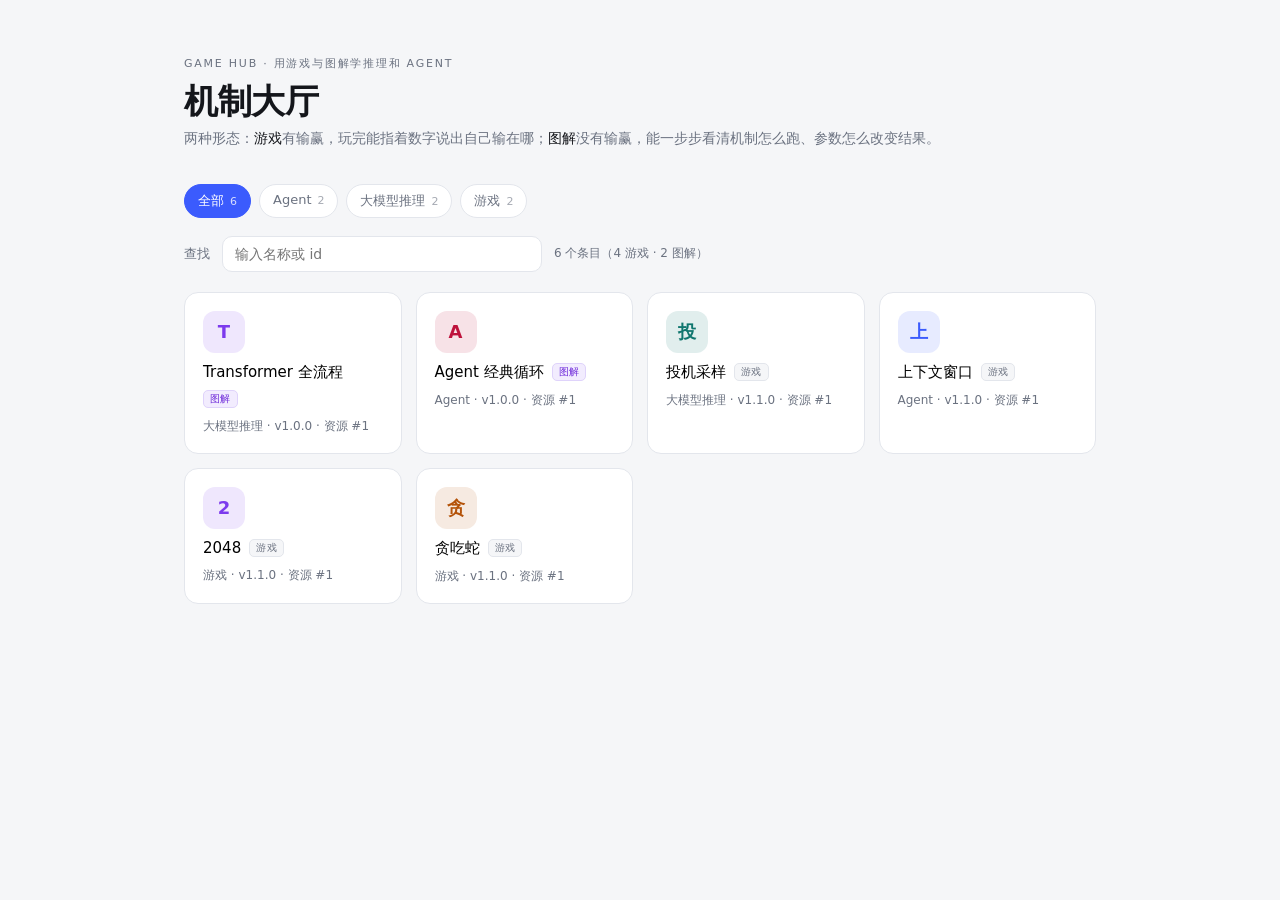
<file: index.html>
<!doctype html>
<html lang="zh-CN">
<head>
<meta charset="utf-8">
<meta name="viewport" content="width=device-width,initial-scale=1">
<title>机制图解与推理游戏</title>
<link rel="icon" href="data:image/svg+xml,%3Csvg xmlns='http://www.w3.org/2000/svg' viewBox='0 0 32 32'%3E%3Crect width='32' height='32' rx='8' fill='%233b5bfd'/%3E%3Ctext x='16' y='22' font-family='sans-serif' font-size='15' font-weight='600' fill='%23fff' text-anchor='middle'%3EG%3C/text%3E%3C/svg%3E">
<meta name="description" content="纯静态的机制大厅：游戏让你输一次，图解让你看清每一步。">
<link rel="stylesheet" href="./style.css">
</head>
<body>
<header class="top">
  <span class="eyebrow">GAME HUB · 用游戏与图解学推理和 Agent</span>
  <h1>机制大厅</h1>
  <p>两种形态：<strong>游戏</strong>有输赢，玩完能指着数字说出自己输在哪；<strong>图解</strong>没有输赢，能一步步看清机制怎么跑、参数怎么改变结果。</p>
</header>

<main id="lobby">
  <nav class="tabs" id="tabs" role="tablist" aria-label="内容分类"></nav>
  <div class="controls">
    <label for="search">查找</label>
    <input id="search" type="search" placeholder="输入名称或 id" autocomplete="off">
    <span id="status" role="status">正在读取清单…</span>
  </div>
  <section id="games" class="grid" aria-label="内容列表"></section>
  <p id="empty" class="notice" hidden>没有找到匹配的条目。</p>
</main>

<section id="player" hidden>
  <div class="playerbar">
    <button id="back" type="button">← 返回大厅</button>
    <strong id="title"></strong>
    <a id="doclink" target="_blank" rel="noopener" hidden>设计文档 ↗</a>
    <a id="newtab" target="_blank" rel="noopener">在新标签页打开 ↗</a>
  </div>
  <iframe id="frame" title="内容" allow="fullscreen"></iframe>
</section>

<noscript><p class="notice">这个大厅靠 JavaScript 读取清单，请打开脚本后再看。</p></noscript>

<script type="module" src="./client.js"></script>
</body>
</html>
</file>
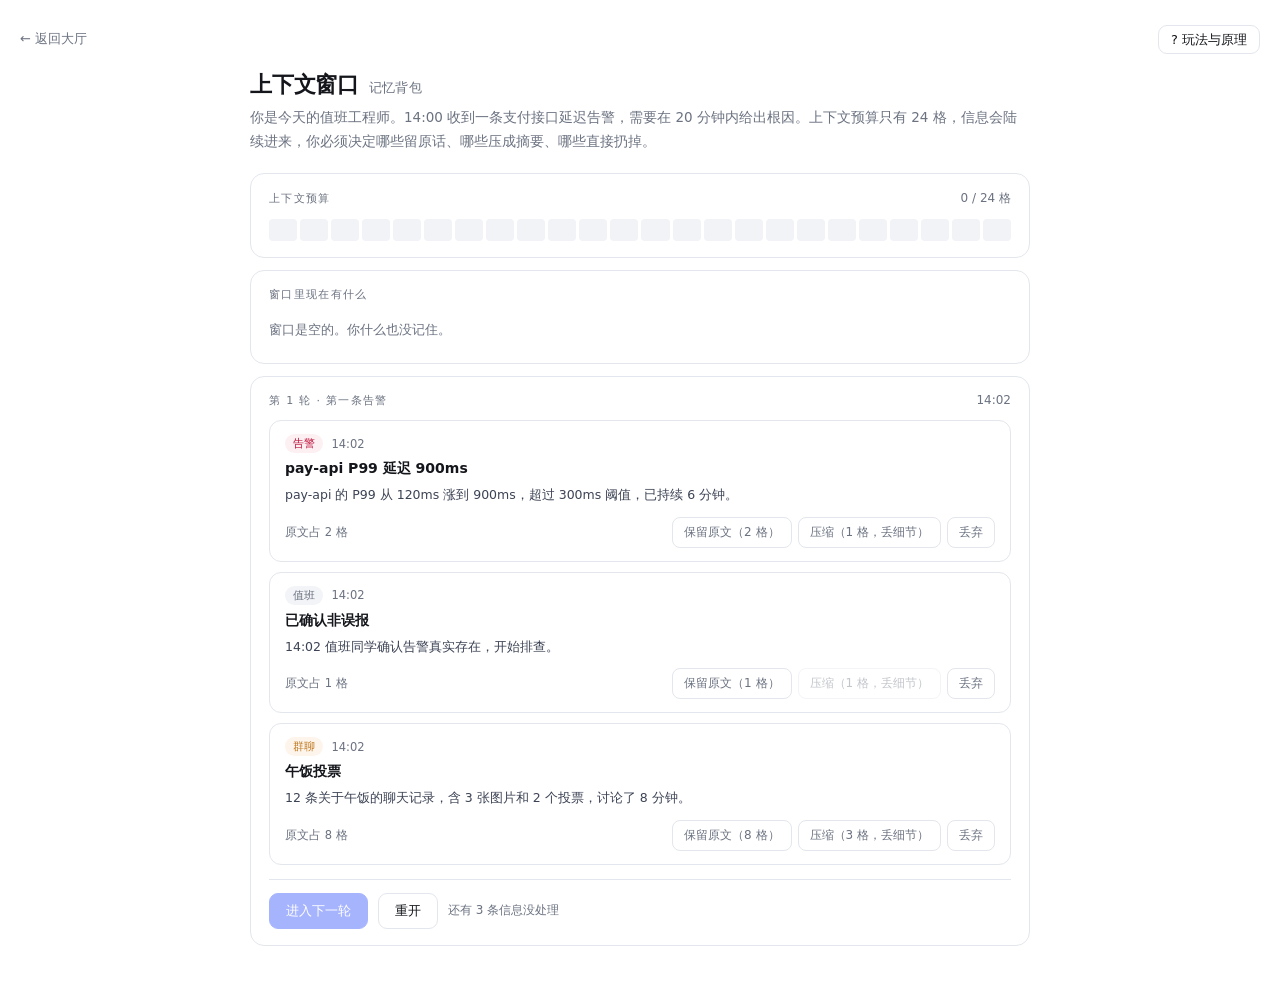
<file: games/context-window/index.html>
<!doctype html>
<html lang="zh-CN">
<head>
<meta charset="utf-8">
<meta name="viewport" content="width=device-width,initial-scale=1">
<title>上下文窗口</title>
<link rel="icon" href="data:image/svg+xml,%3Csvg xmlns='http://www.w3.org/2000/svg' viewBox='0 0 32 32'%3E%3Crect width='32' height='32' rx='8' fill='%230f766e'/%3E%3Ctext x='16' y='22' font-family='sans-serif' font-size='15' font-weight='600' fill='%23fff' text-anchor='middle'%3EC%3C/text%3E%3C/svg%3E">
<link rel="stylesheet" href="../../shared/game-shell.css">
<link rel="stylesheet" href="../../shared/review-panel.css">
<link rel="stylesheet" href="./game.css">
</head>
<body>

<header id="gh-bar" data-title="上下文窗口"></header>

<main class="wrap">
  <div class="intro">
    <h1>上下文窗口<span class="sub">记忆背包</span></h1>
    <p id="brief"></p>
  </div>

  <!-- 预算可视化：每个小方块 = 1 格上下文。条子被填满时，你必须做取舍。 -->
  <section class="panel">
    <div class="panel-head">
      <span class="label">上下文预算</span>
      <span class="meta" id="budgetText">0 / 24 格</span>
    </div>
    <div class="cells" id="cells"></div>
  </section>

  <section class="panel">
    <div class="panel-head">
      <span class="label">窗口里现在有什么</span>
      <span class="meta" id="windowNote"></span>
    </div>
    <div class="win-list" id="windowList"></div>
  </section>

  <section class="panel">
    <div class="panel-head">
      <span class="label" id="stageLabel">本轮信息</span>
      <span class="meta" id="stageMeta"></span>
    </div>
    <div class="stage" id="stage"></div>
    <div class="actions">
      <button class="btn primary" id="next" type="button" disabled>进入下一轮</button>
      <button class="btn" id="reset" type="button">重开</button>
      <span class="status" id="status" role="status" aria-live="polite"></span>
    </div>
  </section>

  <!-- 复盘面板不写在这里：由 shared/review-panel.js 在 GameReview.show() 时注入 -->
</main>

<!-- 帮助内容：给共享壳的弹层读取。改动时同步 doc/games/context-window.md。 -->
<div id="gh-help-source" hidden>
  <h3>这是什么机制</h3>
  <p>模型的上下文窗口是硬约束：一次能看的 token 有上限。更麻烦的是，就算没超限，<strong>中间位置的信息也容易被忽略</strong>——把一切塞进 prompt，从来不是「保险」的做法。</p>
  <p>多轮 Agent 任务里，历史会不断堆积。你必须在每一步决定：这条留<b>原文</b>、压成<b>摘要</b>、还是直接<b>丢掉</b>。这三种操作对应真实系统的三种手段：保留原始消息、做摘要或抽取、以及驱逐（evict）。</p>
  <p>关键在于：<strong>压缩是有损的</strong>。摘要能留住「有这件事」，但会丢掉具体数字。而排障恰恰是数字决定结论的场景。</p>

  <h3>你能学到什么</h3>
  <ul>
    <li>你会看到<strong>占位最大的信息往往最没用</strong>：一顿午饭的讨论占 8 格，一段关键日志占 6 格——但只有后者能定根因。</li>
    <li>你会亲手体会<strong>压缩的代价是延迟结算的</strong>：压缩的那一刻很划算，等到提问时才发现数字没了。</li>
    <li>你会看到<strong>噪音会挤掉证据</strong>：预算就那么多，留下的每格闲聊都等于从证据里扣掉一格。</li>
    <li>你会明白为什么成熟的 Agent 要配<strong>外部记忆 + 检索</strong>：不是把一切塞进 prompt，而是需要时再去取。</li>
  </ul>

  <h3>玩法规则</h3>
  <ol>
    <li>预算是 24 格，信息分 4 轮进来，每轮 2~3 条。</li>
    <li>每条信息三选一：<b>保留原文</b>（占满 size 格）、<b>压缩</b>（占 <code>⌈size/3⌉</code> 格，丢失细节）、<b>丢弃</b>（不占格）。</li>
    <li>预算不足时无法加入新内容，必须先压缩或移除窗口里已有的条目。</li>
    <li>过程中和结尾共 3 道题，答案需要窗口里的证据支撑。</li>
  </ol>

  <h3>算分方式</h3>
  <ul>
    <li>每题 20 分，满分 60。</li>
    <li><b>答对且证据完整</b> = 20 分（有据可依）；<b>答对但证据缺失</b> = 10 分（蒙对）；<b>答错</b> = 0 分。</li>
    <li>复盘会给出预算峰值占用、噪音占比、关键证据丢失数——分数相同但指标不同，说明你的策略不同。</li>
  </ul>

  <h3>想深一点</h3>
  <p>试试两个极端：全部保留原文，和全部压缩成摘要。你会发现两边都拿不到满分——一个被预算卡死，一个被细节缺失卡死。中间那条线，就是你真正要设计的上下文策略。</p>
</div>

<script src="../../shared/game-shell.js"></script>
<script src="../../shared/review-panel.js"></script>
<script src="./scenario.js"></script>
<script src="./game.js"></script>
</body>
</html>
</file>
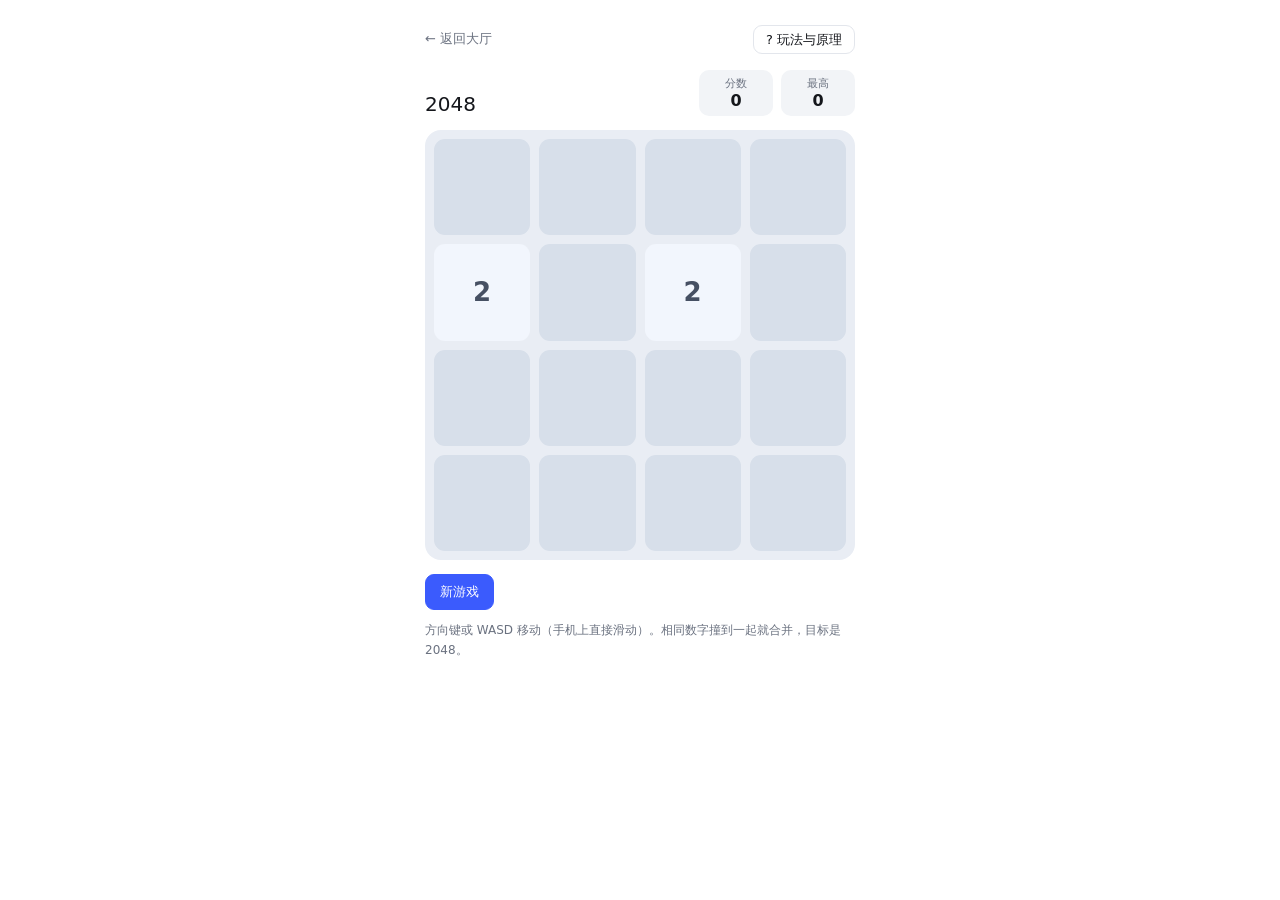
<file: games/g2048/index.html>
<!doctype html>
<html lang="zh-CN">
<head>
<meta charset="utf-8">
<meta name="viewport" content="width=device-width,initial-scale=1">
<title>2048</title>
<link rel="icon" href="data:image/svg+xml,%3Csvg xmlns='http://www.w3.org/2000/svg' viewBox='0 0 32 32'%3E%3Crect width='32' height='32' rx='8' fill='%233b5bfd'/%3E%3Ctext x='16' y='22' font-family='sans-serif' font-size='15' font-weight='600' fill='%23fff' text-anchor='middle'%3E2%3C/text%3E%3C/svg%3E">
<link rel="stylesheet" href="../../shared/game-shell.css">
<link rel="stylesheet" href="../../shared/review-panel.css">
<style>
:root{--ink:#14161b;--muted:#6b7280;--line:#e3e6ec;--accent:#3b5bfd}
*{box-sizing:border-box}
body{margin:0;padding:24px 20px 36px;background:#fff;color:var(--ink);font-family:system-ui,-apple-system,"Segoe UI","PingFang SC","Microsoft YaHei",sans-serif}
.wrap{max-width:430px;margin:0 auto}
.head{display:flex;align-items:flex-end;justify-content:space-between;gap:12px;margin-bottom:14px}
h1{font-size:20px;margin:0;font-weight:500}
.scores{display:flex;gap:8px}
.score{background:#f2f4f7;border-radius:10px;padding:6px 12px;text-align:center;min-width:74px}
.score span{display:block;font-size:11px;color:var(--muted);letter-spacing:.04em}
.score b{font-size:16px;font-weight:600;font-variant-numeric:tabular-nums}
.board{position:relative;display:grid;grid-template-columns:repeat(4,1fr);grid-template-rows:repeat(4,1fr);gap:9px;background:#e9edf4;padding:9px;border-radius:16px;aspect-ratio:1/1;touch-action:none;user-select:none}
.cell{display:flex;align-items:center;justify-content:center;border-radius:11px;background:#d7dfea;font-size:26px;font-weight:600;font-variant-numeric:tabular-nums;transition:background .12s ease,color .12s ease,transform .12s ease}
.cell.big{font-size:21px}
.cell.huge{font-size:17px}
.bar{display:flex;align-items:center;gap:10px;margin-top:14px;flex-wrap:wrap}
button{font:inherit;font-size:13px;padding:8px 14px;border-radius:9px;border:1px solid var(--line);background:#fff;color:var(--ink);cursor:pointer}
button:hover{border-color:#c9cfdb}
button.primary{background:var(--accent);border-color:var(--accent);color:#fff}
.tip{font-size:12px;color:var(--muted);line-height:1.7;margin-top:10px}
.over{position:absolute;inset:0;z-index:2;display:flex;flex-direction:column;align-items:center;justify-content:center;gap:12px;background:rgba(245,246,248,.9);border-radius:16px;font-size:15px}
.over[hidden]{display:none}
.pop{animation:pop .16s ease}
@keyframes pop{from{transform:scale(.86)}to{transform:scale(1)}}
</style>
</head>
<body>
<main class="wrap">
  <header id="gh-bar" data-title="2048"></header>
  <div class="head">
    <h1>2048</h1>
    <div class="scores">
      <div class="score"><span>分数</span><b id="score">0</b></div>
      <div class="score"><span>最高</span><b id="best">0</b></div>
    </div>
  </div>
  <div class="board" id="board"></div>
  <div class="bar">
    <button id="newGame" class="primary" type="button">新游戏</button>
    <span id="hint" style="font-size:12px;color:var(--muted)"></span>
  </div>
  <p class="tip">方向键或 WASD 移动（手机上直接滑动）。相同数字撞到一起就合并，目标是 2048。</p>
</main>

<!-- 帮助内容：给共享壳的弹层读取，页面上不显示。
     内容和 doc/ARCHITECTURE.md §6.3 的五段结构一致，改动时同步 doc/games/g2048.md。 -->
<div id="gh-help-source" hidden>
  <h3>这是什么机制</h3>
  <p>2048 是这个仓库的热身游戏，它对应的是<strong>状态空间搜索</strong>：每一步你只能在合法动作里选一个，选完之后状态转移，棋盘重新洗牌。</p>
  <p>它和大模型推理的关系只有一层，但很关键：推理本质上就是「在当前状态里枚举可能的下一步，用某个评估标准挑一个」。你在 2048 里做的事情，和搜索算法在展开节点、打分、剪枝，是同一个结构。</p>

  <h3>你能学到什么</h3>
  <ul>
    <li>你会看到<strong>局部最优不等于全局最优</strong>：右下角堆大数看起来很稳，但大数一旦被逼到棋盘中间，基本救不回来。</li>
    <li>你会亲手体会贪心策略的上限：只盯着「这一步能合并多少分」，通常到 512 就崩。</li>
    <li>你会发现真正决定成败的不是运气，而是<strong>保持棋盘的「可合并自由度」</strong>——也就是别让某一列被小数字冻结。</li>
  </ul>

  <h3>玩法规则</h3>
  <ol>
    <li>方向键或 WASD 移动，手机上直接滑动棋盘。</li>
    <li>所有方块朝同一个方向滑动，相邻且数字相同的两块合并成一块，数值相加。</li>
    <li>每次有效移动后，空格里随机出现一个 2（90%）或 4（10%）。</li>
    <li>棋盘填满且四个方向都无法合并时，本局结束。</li>
  </ol>

  <h3>算分方式</h3>
  <ul>
    <li>合并时得分等于合并后的数值，例如两个 64 合并得 128 分。</li>
    <li>最高分存在本浏览器，换设备不会同步。</li>
  </ul>

  <h3>想深一点</h3>
  <p>「把最大数固定在一个角落」是公认最强的启发式。它省下的到底是什么？想想它把分支数从几个降到了几个——你其实是在用一条约束，换掉棋盘一半的状态空间。</p>
</div>

<script src="../../shared/game-shell.js"></script>
<script src="../../shared/review-panel.js"></script>
<script src="./game.js"></script>
</body>
</html>
</file>
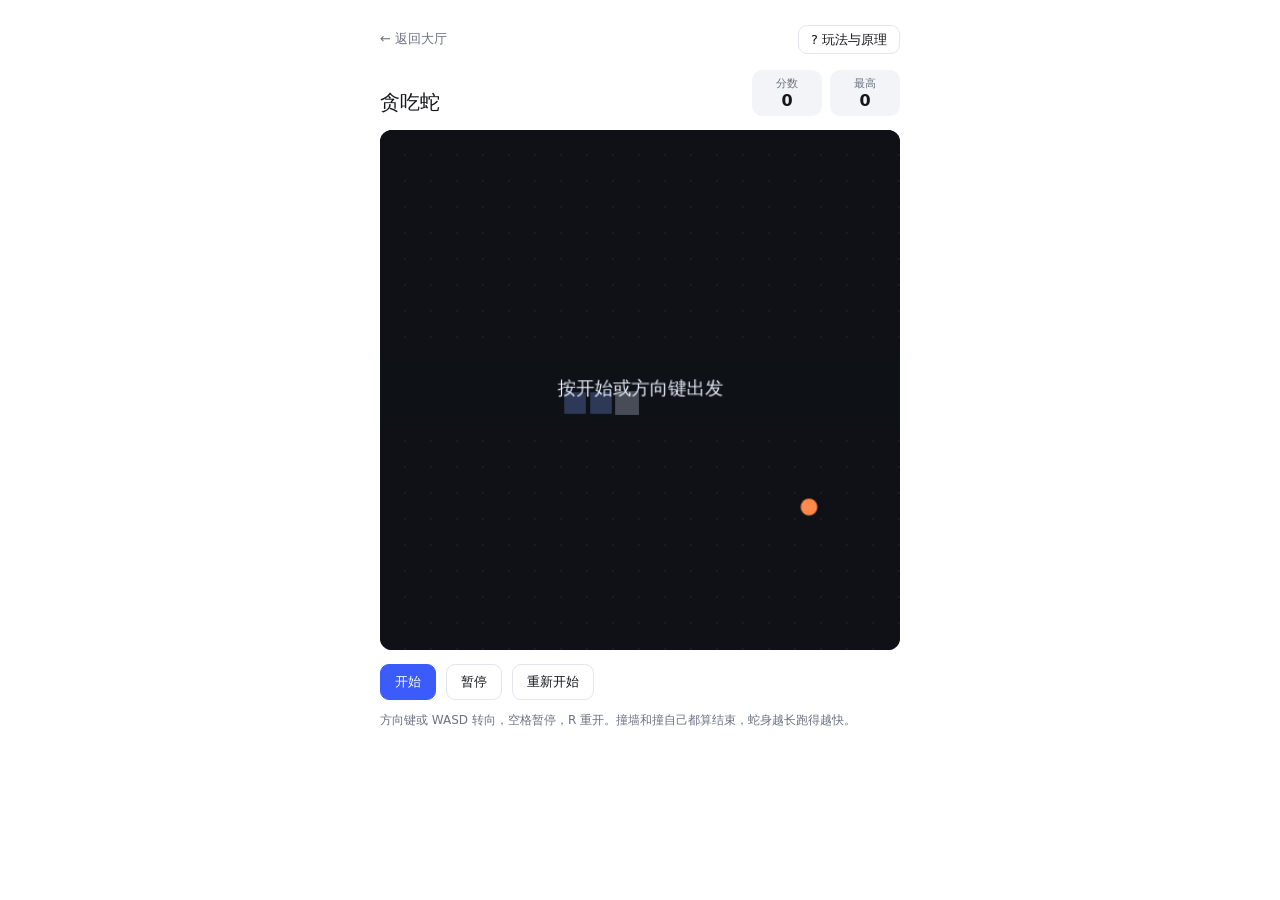
<file: games/snake/index.html>
<!doctype html>
<html lang="zh-CN">
<head>
<meta charset="utf-8">
<meta name="viewport" content="width=device-width,initial-scale=1">
<title>贪吃蛇</title>
<link rel="icon" href="data:image/svg+xml,%3Csvg xmlns='http://www.w3.org/2000/svg' viewBox='0 0 32 32'%3E%3Crect width='32' height='32' rx='8' fill='%23b45309'/%3E%3Ctext x='16' y='22' font-family='sans-serif' font-size='15' font-weight='600' fill='%23fff' text-anchor='middle'%3ES%3C/text%3E%3C/svg%3E">
<link rel="stylesheet" href="../../shared/game-shell.css">
<link rel="stylesheet" href="../../shared/review-panel.css">
<style>
:root{--ink:#14161b;--muted:#6b7280;--line:#e3e6ec;--accent:#3b5bfd}
*{box-sizing:border-box}
body{margin:0;padding:24px 20px 36px;background:#fff;color:var(--ink);font-family:system-ui,-apple-system,"Segoe UI","PingFang SC","Microsoft YaHei",sans-serif}
.wrap{max-width:520px;margin:0 auto}
.head{display:flex;align-items:flex-end;justify-content:space-between;gap:12px;margin-bottom:14px}
h1{font-size:20px;margin:0;font-weight:500}
.scores{display:flex;gap:8px}
.score{background:#f2f4f7;border-radius:10px;padding:6px 12px;text-align:center;min-width:70px}
.score span{display:block;font-size:11px;color:var(--muted);letter-spacing:.04em}
.score b{font-size:16px;font-weight:600;font-variant-numeric:tabular-nums}
canvas{display:block;width:100%;height:auto;background:#0f1117;border-radius:12px;touch-action:none}
.bar{display:flex;gap:10px;margin-top:14px;flex-wrap:wrap}
button{font:inherit;font-size:13px;padding:8px 14px;border-radius:9px;border:1px solid var(--line);background:#fff;color:var(--ink);cursor:pointer}
button:hover{border-color:#c9cfdb}
button.primary{background:var(--accent);border-color:var(--accent);color:#fff}
.tip{font-size:12px;color:var(--muted);line-height:1.7;margin-top:10px}
</style>
</head>
<body>
<main class="wrap">
  <header id="gh-bar" data-title="贪吃蛇"></header>
  <div class="head">
    <h1>贪吃蛇</h1>
    <div class="scores">
      <div class="score"><span>分数</span><b id="score">0</b></div>
      <div class="score"><span>最高</span><b id="best">0</b></div>
    </div>
  </div>
  <canvas id="board"></canvas>
  <div class="bar">
    <button id="start" class="primary" type="button">开始</button>
    <button id="pause" type="button">暂停</button>
    <button id="restart" type="button">重新开始</button>
  </div>
  <p class="tip">方向键或 WASD 转向，空格暂停，R 重开。撞墙和撞自己都算结束，蛇身越长跑得越快。</p>
</main>

<!-- 帮助内容：给共享壳的弹层读取，页面上不显示。改动时同步 doc/games/snake.md。 -->
<div id="gh-help-source" hidden>
  <h3>这是什么机制</h3>
  <p>贪吃蛇是 Agent 循环的最小原型：<strong>读状态 → 选动作 → 承担后果 → 状态改变</strong>，一直重复到终止。整个循环里没有任何一步可以跳过，也没有任何一步能反悔。</p>
  <p>真实 Agent 的 loop 也是这四拍：观察环境、决定动作、执行、观察新状态。区别只是它的「状态」是上下文，它的「动作」是调工具，它的「后果」要等好几秒才知道。</p>

  <h3>你能学到什么</h3>
  <ul>
    <li>你会看到<strong>动作延迟的代价</strong>：你按下的方向键不是立刻生效，而是排进队列、等下一帧才用上。操作越快越容易连按两次反向键，把自己送进死路。</li>
    <li>你会亲手制造「我已经决定了，但环境还没跟上」的典型 Agent 故障——这也是为什么真实系统要做动作去重和状态确认。</li>
    <li>速度随分数提升，意味着<strong>决策预算在收缩</strong>：同样的思考时间，越到后面越不够用。</li>
  </ul>

  <h3>玩法规则</h3>
  <ol>
    <li>方向键或 WASD 转向，空格暂停/继续，R 重新开始；手机滑动屏幕转向。</li>
    <li>吃到食物得 10 分，蛇身变长，移动速度随之提升。</li>
    <li>撞墙或撞到自己身体，本局结束。</li>
    <li>转向请求会进队列（最多 2 个），下一帧只取第一个合法方向，反向操作会被忽略。</li>
  </ol>

  <h3>算分方式</h3>
  <ul>
    <li>每个食物 10 分，没有连击加成。</li>
    <li>速度：初始 150ms 一帧，每 50 分加快 8ms，最快 70ms。</li>
    <li>最高分存在本浏览器。</li>
  </ul>

  <h3>想深一点</h3>
  <p>为什么代码里要用「方向队列」而不是「直接改方向」？如果直接改，玩家在一帧内连按 ←→，蛇会瞬间掉头撞上自己——这不是玩家手快，是系统没有把「意图」和「已执行的意图」分开。想想你的 Agent 里，哪一步也缺了这层分离。</p>
</div>

<script src="../../shared/game-shell.js"></script>
<script src="../../shared/review-panel.js"></script>
<script src="./game.js"></script>
</body>
</html>
</file>
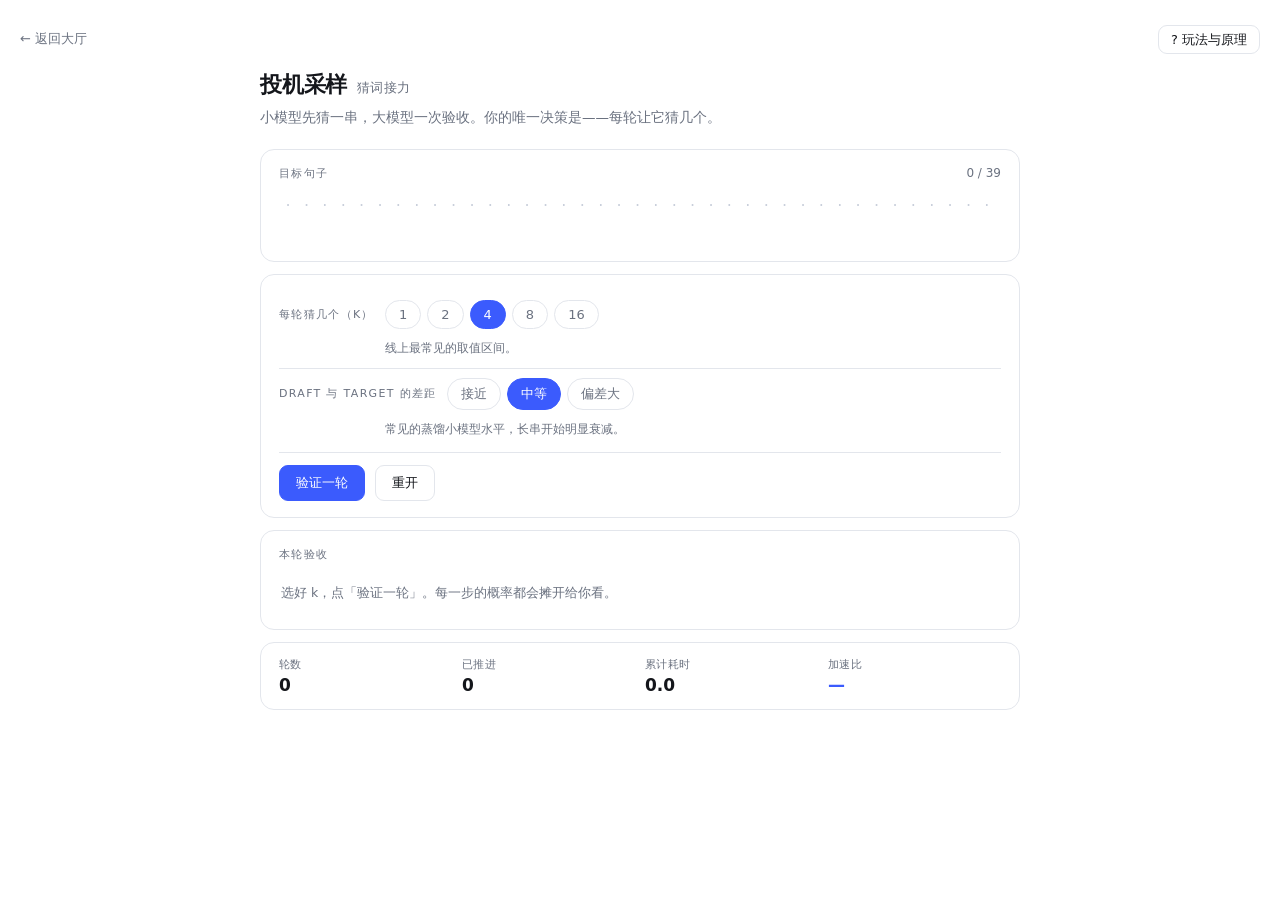
<file: games/speculative/index.html>
<!doctype html>
<html lang="zh-CN">
<head>
<meta charset="utf-8">
<meta name="viewport" content="width=device-width,initial-scale=1">
<title>投机采样</title>
<link rel="icon" href="data:image/svg+xml,%3Csvg xmlns='http://www.w3.org/2000/svg' viewBox='0 0 32 32'%3E%3Crect width='32' height='32' rx='8' fill='%233b5bfd'/%3E%3Ctext x='16' y='22' font-family='sans-serif' font-size='15' font-weight='600' fill='%23fff' text-anchor='middle'%3ES%3C/text%3E%3C/svg%3E">
<link rel="stylesheet" href="../../shared/game-shell.css">
<link rel="stylesheet" href="../../shared/review-panel.css">
<link rel="stylesheet" href="./game.css">
</head>
<body>

<header id="gh-bar" data-title="投机采样"></header>

<main class="wrap">
  <div class="intro">
    <h1>投机采样<span class="sub">猜词接力</span></h1>
    <p>小模型先猜一串，大模型一次验收。你的唯一决策是——每轮让它猜几个。</p>
  </div>

  <!-- 目标句子：已生成的部分显示文字，未生成的是占位点 -->
  <section class="panel">
    <div class="panel-head">
      <span class="label">目标句子</span>
      <span class="meta" id="progress">0 / 39</span>
    </div>
    <p class="sentence" id="sentence"></p>
  </section>

  <section class="panel">
    <div class="field">
      <span class="label">每轮猜几个（k）</span>
      <div class="chips" id="ks" role="group" aria-label="每轮猜测长度"></div>
      <span class="field-note" id="knote"></span>
    </div>

    <div class="field">
      <span class="label">draft 与 target 的差距</span>
      <div class="chips" id="levels" role="group" aria-label="draft 与 target 的分布差距"></div>
      <span class="field-note" id="levelnote"></span>
    </div>

    <div class="actions">
      <button class="btn primary" id="run" type="button">验证一轮</button>
      <button class="btn" id="reset" type="button">重开</button>
      <span class="status" id="status" role="status" aria-live="polite"></span>
    </div>
  </section>

  <!-- 本轮验收轨道：每一步的 p_draft / p_target / ratio / u 都摊开，
       玩家能指着某一行说「就是这里被拒的」，而不是只看到一个总分 -->
  <section class="panel">
    <div class="panel-head">
      <span class="label">本轮验收</span>
      <span class="meta" id="tracknote"></span>
    </div>
    <div class="track" id="track">
      <p class="empty">选好 k，点「验证一轮」。每一步的概率都会摊开给你看。</p>
    </div>
  </section>

  <section class="panel stats" aria-label="累计统计">
    <div class="stat"><span>轮数</span><b id="st-rounds">0</b></div>
    <div class="stat"><span>已推进</span><b id="st-tokens">0</b></div>
    <div class="stat"><span>累计耗时</span><b id="st-time">0.0</b></div>
    <div class="stat strong"><span>加速比</span><b id="st-speed">—</b></div>
  </section>

  <!-- 复盘面板不写在这里：由 shared/review-panel.js 在 GameReview.show() 时注入 -->
</main>

<!-- 帮助内容：给共享壳的弹层读取。改动时同步 doc/games/speculative.md。 -->
<div id="gh-help-source" hidden>
  <h3>这是什么机制</h3>
  <p>自回归解码是<strong>串行</strong>的：每生成一个 token，都要跑一次完整的前向。GPU 在这个过程里其实很闲——它在等显存把权重搬过来，算力大量空转。</p>
  <p>投机采样的思路是：让一个便宜的小模型（draft）先连续猜 k 个 token，再让大模型（target）<strong>一次前向并行验证这 k 个位置</strong>。从第一个猜错的地方截断，前面猜对的部分直接采信，被拒的位置由 target 自己重新采一个。</p>
  <p>关键性质：它的输出分布和「target 单独逐 token 解码」<strong>完全一致</strong>。因为拒绝时不是简单丢弃，而是从残差分布 <code>max(0, p_target − p_draft)</code> 里重新采样。所以这是精确加速，不是拿质量换速度。</p>

  <h3>你能学到什么</h3>
  <ul>
    <li>你会看到 <strong>k 不是越大越好</strong>。第一反应都是「猜长一点更快」，玩两局你会发现最优点在 2~4。</li>
    <li>你会看到<strong>接受率决定一切</strong>：每多猜一位，命中概率是乘起来的，k 越大，后面几位越是纯浪费。</li>
    <li>你会亲手把 draft 和 target 的差距调大，然后发现最优 k 直接塌到 1——这就是为什么实践中 draft 模型必须和 target 同源、同词表。</li>
    <li>你会明白<strong>拒绝的代价是时间，不是质量</strong>：被拒之后 target 重采样，出来的仍然是那个正确的词。</li>
  </ul>

  <h3>玩法规则</h3>
  <ol>
    <li>选一个难度（决定 draft 有多像 target），再选每轮猜测长度 k。</li>
    <li>点「验证一轮」：draft 沿着自己的分布连猜 k 个 token，target 逐个判定接受或拒绝。</li>
    <li>判定规则：<code>接受概率 = min(1, p_target / p_draft)</code>，比较对象是一个固定的随机数 u。被拒即截断，该位置由 target 重采样一个词。</li>
    <li>一轮至少推进 1 个 token，直到整句 39 个 token 生成完毕。</li>
  </ol>

  <h3>算分方式</h3>
  <ul>
    <li>基线：逐 token 解码，39 个 token 耗时 39 个单位。</li>
    <li>验证一轮的耗时 = <code>1 + 0.05k + 0.004k²</code>。前两项是「并行验证 k+1 个位置的线性开销」，平方项是长序列下 attention 与 kernel 效率下降的近似。</li>
    <li><strong>加速比 = 39 ÷ 总耗时</strong>。小于 1 表示你比老老实实逐 token 生成还慢。</li>
  </ul>

  <h3>想深一点</h3>
  <p>如果 draft 和 target 完全一样，k 应该取多大？如果 draft 完全是随机的，k 又该取多大？想清楚这两个极端，你就知道线上系统为什么要按场景动态调 k，而不是设一个固定值。</p>
</div>

<script src="../../shared/game-shell.js"></script>
<script src="../../shared/review-panel.js"></script>
<script src="./game.js"></script>
</body>
</html>
</file>
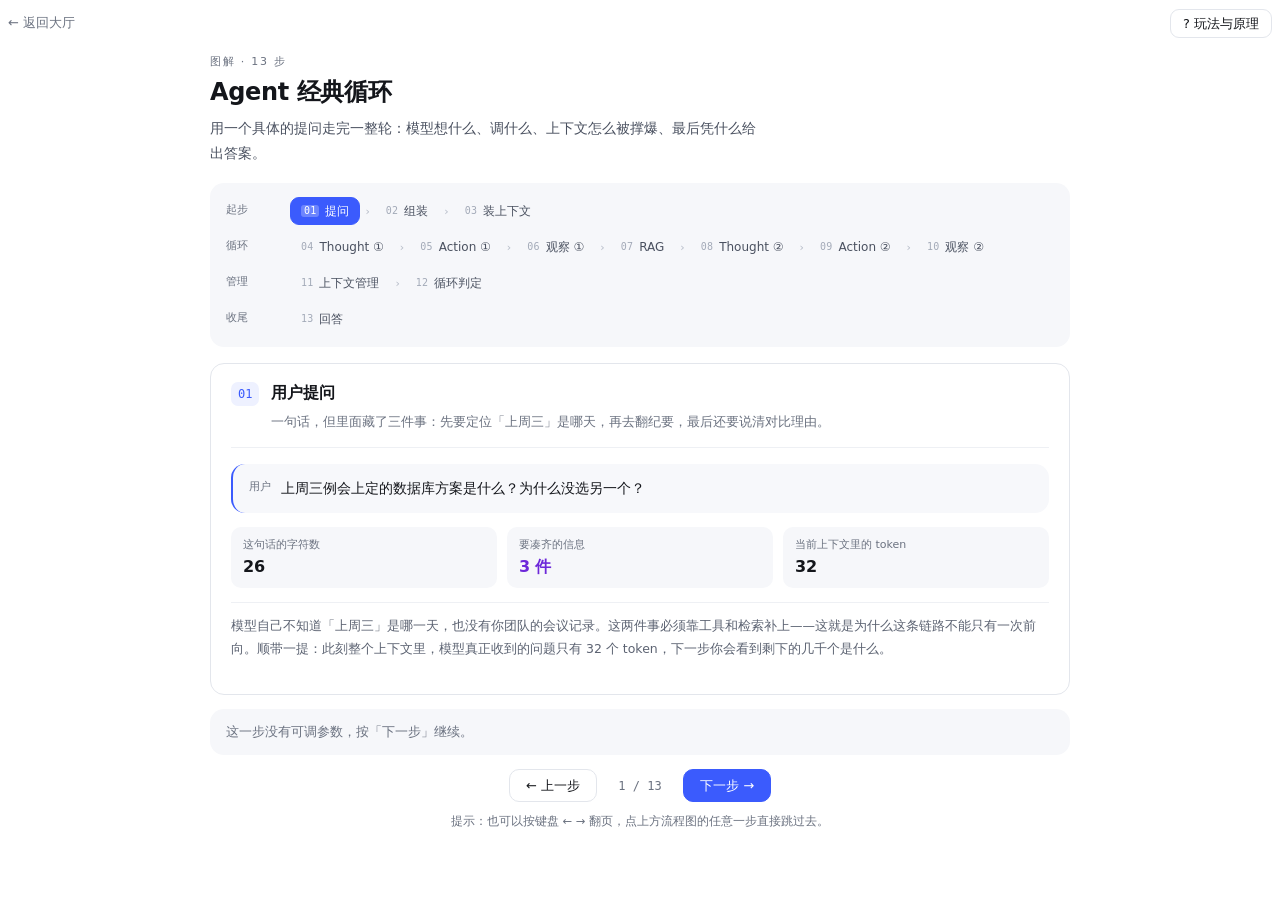
<file: walks/agent-loop/index.html>
<!doctype html>
<html lang="zh-CN">
<head>
<meta charset="utf-8">
<meta name="viewport" content="width=device-width,initial-scale=1">
<title>Agent 经典循环</title>
<link rel="icon" href="data:image/svg+xml,%3Csvg xmlns='http://www.w3.org/2000/svg' viewBox='0 0 32 32'%3E%3Crect width='32' height='32' rx='8' fill='%236d28d9'/%3E%3Ctext x='16' y='22' font-family='sans-serif' font-size='15' font-weight='600' fill='%23fff' text-anchor='middle'%3EA%3C/text%3E%3C/svg%3E">
<link rel="stylesheet" href="../../shared/game-shell.css">
<link rel="stylesheet" href="../../shared/walk-shell.css">
<link rel="stylesheet" href="./walk.css">
</head>
<body>

<header id="gh-bar" data-title="Agent 经典循环"></header>

<main></main>

<div id="gh-help-source" hidden>
  <h3>这条链路在讲什么</h3>
  <p>Agent 不是「更聪明的模型」，是<strong>一个带循环的提示词</strong>。模型本身还是那个一次前向出一段文本的东西，循环是外面这层代码给的：想 → 调工具 → 看结果 → 再想。</p>
  <p>这个图解用一个具体的提问走完一整轮：从组装提示词、检查上下文预算，到两次 Thought / Action、RAG 检索、上下文压缩，最后给出回答。<strong>13 步</strong>，可以来回翻，也可以拧参数。</p>

  <h3>你能看出什么</h3>
  <ul>
    <li>上下文里<strong>大部分是固定开销</strong>：系统提示 + 工具定义 + 记忆 + 历史，加起来是用户问题的一百多倍。你以为在问一句话，其实在发几千个 token。</li>
    <li>工具结果是<strong>原样回灌</strong>的。一次日历查询就带回 480 个 token，一段文档节选能带回 1000 多——上下文是被观察结果撑爆的，不是被对话撑爆的。</li>
    <li>压缩策略<strong>没有通用最优</strong>。把这段问题调成「压成摘要」，你会发现它恰好吃掉了「为什么没选另一个」的那半句——摘要丢的总是细节，而细节往往正是你问的东西。</li>
    <li>循环有<strong>三个退出条件</strong>：模型觉得够了、轮数到顶、预算耗尽。把「最大轮数」调到 2，回答会突然变得没头没尾。</li>
    <li>关掉 RAG，结论不会变成空的——它会<strong>编一个</strong>。这是这个图解里最值得记住的一屏。</li>
  </ul>

  <h3>怎么操作</h3>
  <ol>
    <li>点顶部流程图里的任意一步，或按 ← → 前后翻。</li>
    <li>下方「调一调」是这一步真正起作用的参数。预算、RAG 开关、最大轮数、压缩策略会在好几步里同时生效。</li>
    <li>参数会被记住。建议的读法：先把预算调到 32k，走一遍；再调到 4k，走一遍——同一段流程，两套完全不同的命运。</li>
  </ol>

  <h3>每一步在做什么</h3>
  <ul>
    <li><strong>组装 → 装上下文</strong>：把系统提示、工具定义、记忆、历史和提问拼成一个数组，再数一遍 token 够不够。</li>
    <li><strong>Thought → Action → 观察</strong>：模型先输出一段思考，再输出一个工具调用；外部运行时真正执行工具，把结果塞回消息列表。注意 Thought 和 Action 都是<strong>模型生成的文本</strong>，执行的不是它。</li>
    <li><strong>RAG 检索</strong>：在「调工具」和「拿到结果」之间，把长文档切块、按相关性召回、重排、截断后注入。</li>
    <li><strong>上下文管理 → 循环判定</strong>：预算不够就压缩，信息不够就再走一轮。</li>
  </ul>

  <h3>想深一点</h3>
  <p>把「压缩策略」设成摘要、预算设成 4k，然后看最后一步：回答还剩下什么？再想想，如果是你自己写这个 Agent，你会先压哪一段？</p>
</div>

<script src="../../shared/game-shell.js"></script>
<script src="../../shared/walk-shell.js"></script>
<script src="./walk.js"></script>
</body>
</html>
</file>
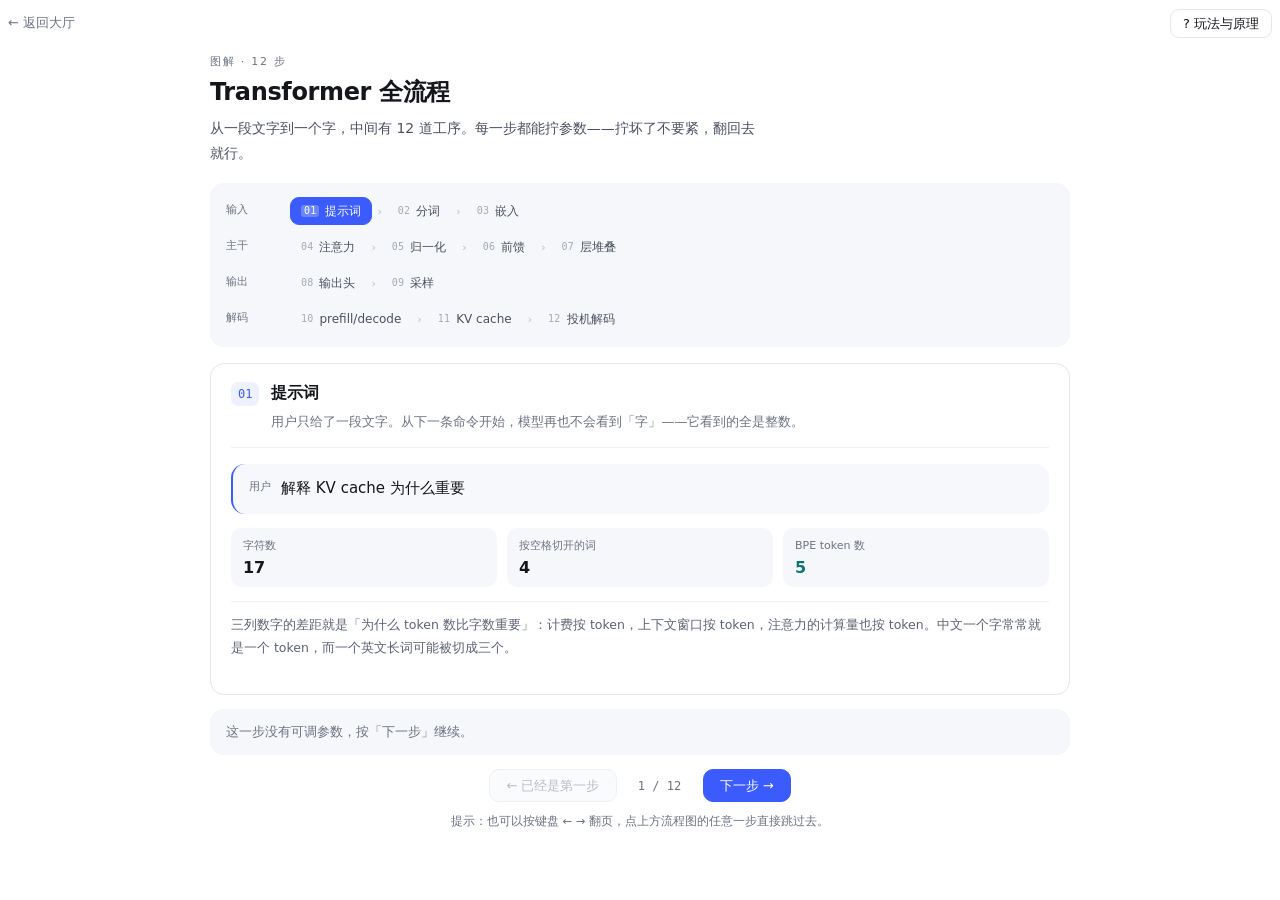
<file: walks/transformer/index.html>
<!doctype html>
<html lang="zh-CN">
<head>
<meta charset="utf-8">
<meta name="viewport" content="width=device-width,initial-scale=1">
<title>Transformer 全流程</title>
<link rel="icon" href="data:image/svg+xml,%3Csvg xmlns='http://www.w3.org/2000/svg' viewBox='0 0 32 32'%3E%3Crect width='32' height='32' rx='8' fill='%230f766e'/%3E%3Ctext x='16' y='22' font-family='sans-serif' font-size='15' font-weight='600' fill='%23fff' text-anchor='middle'%3ET%3C/text%3E%3C/svg%3E">
<link rel="stylesheet" href="../../shared/game-shell.css">
<link rel="stylesheet" href="../../shared/walk-shell.css">
<link rel="stylesheet" href="./walk.css">
</head>
<body>

<header id="gh-bar" data-title="Transformer 全流程"></header>

<main></main>

<div id="gh-help-source" hidden>
  <h3>这条链路在讲什么</h3>
  <p>一段文字变成下一个字，中间要经过十几道工序。大多数讲解只挑其中一道讲透，结果是每道工序都懂一点，却说不清它们怎么串起来、哪一道最贵。</p>
  <p>这个图解把整条链路摊成 <strong>12 步</strong>，顶部常驻的流程图告诉你在哪一步。你可以来回翻，也可以拧参数——每一步的画面会跟着变。</p>

  <h3>你能看出什么</h3>
  <ul>
    <li>分词粒度从子词改成单字，序列长度立刻翻倍，而注意力是 <strong>O(n²)</strong>——计算量的代价是平方级的。</li>
    <li>关掉位置编码，<strong>「猫追狗」和「狗追猫」在模型眼里变成同一个东西</strong>。这是「为什么需要位置编码」最短的证明。</li>
    <li>温度不改变候选的顺序，只改变它们的<strong>相对差距</strong>；top-k 砍尾巴，top-p 按累计概率砍——三个旋钮干的是三件不同的事。</li>
    <li>prefill 一次前向吃下整段提示词，decode 每个 token 一次前向。没有 KV cache 的话，总计算量是<strong>平方级</strong>的。</li>
    <li>投机解码的加速比不是「越大越好」——k 大了，后面的猜测命中率是指数衰减的。</li>
  </ul>

  <h3>怎么操作</h3>
  <ol>
    <li>点顶部流程图里的任意一步，直接跳过去；或者用下方的「上一步 / 下一步」，也可以按键盘 ← →。</li>
    <li>每一步下方的「调一调」是这一步真正起作用的那几个参数。拖一下，画面立刻重画。</li>
    <li>参数会被记住（下次打开还在），不会因为翻页而重置——这样才能对比「同一个参数在不同步骤里的作用」。</li>
  </ol>

  <h3>每一步在算什么</h3>
  <ul>
    <li><strong>提示词 → 分词 → 嵌入</strong>：文字先变成 id，再变成向量。模型从头到尾没见过「字」。</li>
    <li><strong>注意力 → 归一化 → 前馈 → 层堆叠</strong>：这是主干，重复 N 层。注意力负责让 token 之间交换信息，前馈负责逐个 token 做变换。</li>
    <li><strong>输出头 → 采样</strong>：最后一层的向量乘上词表矩阵，得到 12 万个分数，softmax 成概率，再按策略挑一个。</li>
    <li><strong>prefill → decode → KV cache → 投机解码</strong>：决定「快不快」的四步，和「准不准」无关。</li>
  </ul>

  <h3>想深一点</h3>
  <p>把温度拖到 0 和拖到 2，候选的顺序变了吗？如果没有，那「温度让模型更聪明」这句话错在哪一步？</p>
</div>

<script src="../../shared/game-shell.js"></script>
<script src="../../shared/walk-shell.js"></script>
<script src="./walk.js"></script>
</body>
</html>
</file>
<file: style.css>
:root{
  --bg:#f5f6f8;
  --surface:#ffffff;
  --ink:#14161b;
  --muted:#6b7280;
  --line:#e3e6ec;
  --accent:#3b5bfd;
  --radius:14px;
}

*{box-sizing:border-box}

html,body{height:100%}

body{
  margin:0;
  background:var(--bg);
  color:var(--ink);
  font-family:system-ui,-apple-system,"Segoe UI","PingFang SC","Microsoft YaHei",sans-serif;
  -webkit-font-smoothing:antialiased;
}

.top{
  max-width:960px;
  margin:0 auto;
  padding:56px 24px 8px;
}

.eyebrow{
  display:block;
  font-size:11px;
  letter-spacing:.16em;
  text-transform:uppercase;
  color:var(--muted);
  margin-bottom:10px;
}

.top h1{
  font-size:34px;
  line-height:1.2;
  margin:0 0 8px;
  letter-spacing:-.01em;
}

.top p{
  margin:0;
  color:var(--muted);
  font-size:14px;
}

/* 正文里强调「游戏 / 图解」两个词时只提权重，不改色——
   颜色留给徽标，避免同一页面出现两套类型编码。 */
.top p strong{
  font-weight:500;
  color:var(--ink);
}

#lobby{
  max-width:960px;
  margin:0 auto;
  padding:28px 24px 64px;
}

.tabs{
  display:flex;
  gap:8px;
  flex-wrap:wrap;
  margin-bottom:18px;
}

.tab{
  display:inline-flex;
  align-items:baseline;
  gap:6px;
  font:inherit;
  font-size:13px;
  padding:7px 13px;
  border-radius:999px;
  border:1px solid var(--line);
  background:var(--surface);
  color:var(--muted);
  cursor:pointer;
  transition:color .14s ease,border-color .14s ease,background .14s ease;
}

.tab:hover{
  border-color:#c9cfdb;
  color:var(--ink);
}

.tab .n{
  font-size:11px;
  font-variant-numeric:tabular-nums;
  opacity:.6;
}

.tab.is-active{
  background:var(--accent);
  border-color:var(--accent);
  color:#fff;
}

.tab.is-active .n{
  opacity:.8;
}

.tab:focus-visible{
  outline:2px solid var(--accent);
  outline-offset:2px;
}

.controls{
  display:flex;
  align-items:center;
  gap:12px;
  flex-wrap:wrap;
  margin-bottom:20px;
}

.controls label{
  font-size:13px;
  color:var(--muted);
}

.controls input{
  flex:1 1 220px;
  max-width:320px;
  font:inherit;
  font-size:14px;
  padding:9px 12px;
  border:1px solid var(--line);
  border-radius:10px;
  background:var(--surface);
  color:var(--ink);
}

.controls input:focus{
  outline:2px solid rgba(59,91,253,.25);
  border-color:var(--accent);
}

#status{
  font-size:12px;
  color:var(--muted);
  font-variant-numeric:tabular-nums;
}

.grid{
  display:grid;
  grid-template-columns:repeat(auto-fill,minmax(200px,1fr));
  gap:14px;
}

.card{
  display:flex;
  flex-direction:column;
  align-items:flex-start;
  gap:10px;
  padding:18px;
  font:inherit;
  text-align:left;
  background:var(--surface);
  border:1px solid var(--line);
  border-radius:var(--radius);
  cursor:pointer;
  transition:transform .15s ease,border-color .15s ease,box-shadow .15s ease;
}

.card:hover{
  transform:translateY(-2px);
  border-color:#c9cfdb;
  box-shadow:0 6px 18px rgba(20,22,27,.06);
}

.card:focus-visible{
  outline:2px solid var(--accent);
  outline-offset:2px;
}

.avatar{
  display:flex;
  align-items:center;
  justify-content:center;
  width:42px;
  height:42px;
  border-radius:12px;
  font-size:18px;
  font-weight:600;
}

.card strong{
  font-size:15px;
  font-weight:500;
}

.card .meta{
  font-size:12px;
  color:var(--muted);
  font-variant-numeric:tabular-nums;
}

/* 标题行：名字 + 类型徽标。徽标是必要的——两种产物在卡片上长得一样，
   不标出来读者点进去才发现「这不是游戏」，产生的是预期错位。 */
.title-line{
  display:flex;
  align-items:center;
  gap:8px;
  flex-wrap:wrap;
}

.kind{
  font-size:10px;
  line-height:1;
  letter-spacing:.04em;
  padding:3px 6px;
  border-radius:5px;
  border:1px solid var(--line);
  color:var(--muted);
  background:var(--bg);
}

.kind.is-walk{
  background:#f2ecfe;
  border-color:#dfd3fb;
  color:#6d28d9;
}

.notice{
  font-size:13px;
  color:var(--muted);
  line-height:1.7;
}

#player{
  position:fixed;
  inset:0;
  display:flex;
  flex-direction:column;
  background:var(--bg);
}

#player[hidden]{display:none}

.playerbar{
  display:flex;
  align-items:center;
  gap:14px;
  padding:0 16px;
  height:52px;
  flex:0 0 auto;
  background:var(--surface);
  border-bottom:1px solid var(--line);
}

.playerbar button{
  font:inherit;
  font-size:13px;
  padding:7px 12px;
  border:1px solid var(--line);
  border-radius:9px;
  background:var(--surface);
  color:var(--ink);
  cursor:pointer;
}

.playerbar button:hover{border-color:#c9cfdb}

.playerbar strong{
  font-size:14px;
  font-weight:500;
  flex:1;
  overflow:hidden;
  text-overflow:ellipsis;
  white-space:nowrap;
}

.playerbar a{
  font-size:13px;
  color:var(--muted);
  text-decoration:none;
  white-space:nowrap;
}

.playerbar a[hidden]{display:none}

.playerbar a:hover{color:var(--accent)}

#frame{
  flex:1 1 auto;
  width:100%;
  border:0;
  background:#fff;
}

@media (max-width:560px){
  .top{padding:36px 18px 4px}
  .top h1{font-size:26px}
  #lobby{padding:20px 18px 48px}
  .grid{grid-template-columns:repeat(auto-fill,minmax(150px,1fr));gap:10px}
  .card{padding:14px}
}
</file>
<file: shared/game-shell.css>
/* ==========================================================================
   game-shell.css —— 所有游戏共用的外壳样式
   --------------------------------------------------------------------------
   约束：本文件只允许使用 .gh- 前缀的类名和 --gh- 前缀的变量。
   原因：游戏页有自己的排版与配色（2048 是浅色卡片、贪吃蛇是深色画布），
   共享层一旦写裸元素选择器（button / h1 / a），就会和游戏样式互相踩踏，
   而这类冲突只有真机上才看得出来，排查成本远高于加一个前缀。
   ========================================================================== */

:root {
  --gh-ink: #14161b;
  --gh-muted: #6b7280;
  --gh-line: #e3e6ec;
  --gh-line-strong: #c9cfdb;
  --gh-surface: #ffffff;
  --gh-soft: #f1f3f7;
  --gh-accent: #3b5bfd;
  --gh-font: system-ui, -apple-system, "Segoe UI", "PingFang SC", "Microsoft YaHei", sans-serif;
  --gh-mono: ui-monospace, SFMono-Regular, Menlo, Consolas, monospace;
}

/* 顶栏：刻意不做全宽 fixed，而是留在文档流里。
   游戏页把它放在自己的内容容器第一位，宽度就自然和游戏主体对齐，
   不需要共享层去猜每个游戏的容器宽度。 */
#gh-bar {
  display: flex;
  align-items: center;
  gap: 10px;
  min-height: 30px;
  margin: 0 0 16px;
  font-family: var(--gh-font);
  font-size: 13px;
  color: var(--gh-muted);
}

#gh-bar .gh-spacer { flex: 1 1 auto; }

.gh-link {
  font-size: 13px;
  color: var(--gh-muted);
  text-decoration: none;
  white-space: nowrap;
}

.gh-link:hover { color: var(--gh-ink); }

/* 显式写 [hidden]，否则下面的 display 声明会盖掉浏览器默认的 display:none。
   这个坑已经踩过一次：hidden 属性被作者样式架空，元素照样显示。 */
.gh-link[hidden],
.gh-btn[hidden] { display: none; }

.gh-btn {
  font: inherit;
  font-size: 13px;
  line-height: 1;
  padding: 7px 12px;
  border: 1px solid var(--gh-line);
  border-radius: 9px;
  background: var(--gh-surface);
  color: var(--gh-ink);
  cursor: pointer;
  white-space: nowrap;
  transition: border-color .14s ease, background .14s ease;
}

.gh-btn:hover { border-color: var(--gh-line-strong); }

.gh-btn:focus-visible {
  outline: 2px solid var(--gh-accent);
  outline-offset: 2px;
}

/* --------------------------------------------------------------------------
   帮助弹层
   位置：fixed 覆盖视口。在 iframe 内就是覆盖 iframe 的可视区域，
   因为 iframe 本身已经是整块内容区，视觉上和全屏一致。
   -------------------------------------------------------------------------- */

.gh-modal {
  position: fixed;
  inset: 0;
  z-index: 9999;
  display: flex;
  align-items: center;
  justify-content: center;
  padding: 24px;
  background: rgba(16, 18, 24, .44);
  font-family: var(--gh-font);
  animation: gh-fade .16s ease;
}

.gh-modal[hidden] { display: none; }

.gh-panel {
  position: relative;
  width: 100%;
  max-width: 620px;
  max-height: 84vh;
  overflow-y: auto;
  padding: 26px 28px 30px;
  background: var(--gh-surface);
  color: var(--gh-ink);
  border-radius: 16px;
  box-shadow: 0 24px 64px rgba(16, 18, 24, .3);
  animation: gh-rise .18s ease;
}

.gh-close {
  position: absolute;
  top: 14px;
  right: 14px;
  width: 30px;
  height: 30px;
  display: flex;
  align-items: center;
  justify-content: center;
  font-size: 16px;
  line-height: 1;
  border: 0;
  border-radius: 8px;
  background: transparent;
  color: var(--gh-muted);
  cursor: pointer;
}

.gh-close:hover { background: var(--gh-soft); color: var(--gh-ink); }

.gh-close:focus-visible {
  outline: 2px solid var(--gh-accent);
  outline-offset: 1px;
}

.gh-kicker {
  font-size: 11px;
  letter-spacing: .16em;
  text-transform: uppercase;
  color: var(--gh-muted);
  margin-bottom: 10px;
}

.gh-panel h2 {
  font-size: 19px;
  font-weight: 600;
  letter-spacing: -.01em;
  margin: 0 40px 18px 0;
}

/* 帮助正文由各游戏以语义化 HTML 提供，这里只定排版基调。
   游戏不需要也不可能改这里的字号——统一观感是共享层存在的理由之一。 */
.gh-help h3 {
  font-size: 12px;
  font-weight: 600;
  letter-spacing: .06em;
  color: var(--gh-muted);
  margin: 22px 0 8px;
  padding-top: 14px;
  border-top: 1px solid var(--gh-line);
}

.gh-help h3:first-child { margin-top: 0; padding-top: 0; border-top: 0; }

.gh-help p,
.gh-help li {
  font-size: 13.5px;
  line-height: 1.8;
  color: #2b303b;
}

.gh-help p { margin: 0 0 10px; }

.gh-help ul,
.gh-help ol { margin: 0 0 10px; padding-left: 20px; }

.gh-help li { margin-bottom: 5px; }

.gh-help li::marker { color: var(--gh-muted); }

.gh-help strong { font-weight: 600;color:var(--gh-ink); }

.gh-help code {
  font-family: var(--gh-mono);
  font-size: 12.5px;
  background: var(--gh-soft);
  padding: 1px 5px;
  border-radius: 4px;
}

.gh-help .gh-note {
  margin-top: 14px;
  padding: 12px 14px;
  background: #f6f8ff;
  border-left: 2px solid var(--gh-accent);
  border-radius: 0 8px 8px 0;
  font-size: 13px;
  line-height: 1.75;
  color: #2b303b;
}

.gh-help .gh-note strong { color: var(--gh-accent); }

@keyframes gh-fade { from { opacity: 0; } to { opacity: 1; } }
@keyframes gh-rise {
  from { opacity: 0; transform: translateY(8px) scale(.99); }
  to { opacity: 1; transform: none; }
}

@media (prefers-reduced-motion: reduce) {
  .gh-modal, .gh-panel { animation: none; }
}

@media (max-width: 560px) {
  .gh-modal { padding: 12px; }
  .gh-panel { padding: 22px 18px 24px; border-radius: 14px; }
  .gh-panel h2 { font-size: 17px; }
}
</file>
<file: shared/review-panel.css>
/* ==========================================================================
   review-panel.css —— 所有游戏共用的复盘面板样式
   --------------------------------------------------------------------------
   约束与 game-shell.css 相同：只用 .ghr- 前缀的类名，不写裸元素选择器。
   基线色一律取共享层的 --gh-* 变量，所以四个游戏（白底）观感一致。

   为什么不把样式留给各游戏自己写：复盘面板的价值在于「结构恒定」——
   玩家在四个游戏里看到的都是同五个部分、同一个顺序。样式一旦各写一份，
   第一次改动就会有人少写一个区块，结构一致性立刻失效。
   ========================================================================== */

.ghr-panel {
  margin: 0 0 12px;
  padding: 18px 20px 20px;
  background: #fff;
  border: 1px solid var(--gh-line);
  border-radius: 14px;
  font-family: var(--gh-font);
  color: var(--gh-ink);
  animation: ghr-in .22s ease;
}

.ghr-panel[hidden] { display: none; }

@keyframes ghr-in {
  from { opacity: 0; transform: translateY(4px); }
  to { opacity: 1; transform: none; }
}

@media (prefers-reduced-motion: reduce) {
  .ghr-panel { animation: none; }
}

/* ------------------------------------------------------------------ 面板头 */

.ghr-head {
  display: flex;
  align-items: baseline;
  justify-content: space-between;
  gap: 12px;
  margin-bottom: 10px;
}

.ghr-title {
  font-size: 11px;
  letter-spacing: .12em;
  text-transform: uppercase;
  color: var(--gh-muted);
}

.ghr-meta {
  font-size: 12px;
  color: var(--gh-muted);
  font-variant-numeric: tabular-nums;
}

/* -------------------------------------------------------- ① 判定（一句话） */

.ghr-verdict {
  margin: 0 0 14px;
  font-size: 14px;
  line-height: 1.78;
}

/* ------------------------------------------------------------ ② 指标 */

.ghr-metrics {
  display: grid;
  /* 用 minmax 而不是固定 4 列：2048 / 贪吃蛇的容器只有 430~520px，
     固定 4 列会把「无效按键」这种四个字挤成两行，还会剩一个孤零零的格子在第二行。
     160px 这个下限让两个窄容器稳定排成 2×2，宽容器（760px）仍然是 4 列；
     取 150px 时贪吃蛇的容器恰好能塞下 3 列，结果又变成「三加一」。 */
  grid-template-columns: repeat(auto-fit, minmax(160px, 1fr));
  gap: 10px;
  padding-bottom: 14px;
  border-bottom: 1px solid var(--gh-line);
}

.ghr-metric span {
  display: block;
  font-size: 11px;
  color: var(--gh-muted);
  letter-spacing: .04em;
  margin-bottom: 3px;
}

.ghr-metric b {
  font-size: 16px;
  font-weight: 600;
  font-variant-numeric: tabular-nums;
}

.ghr-metric.is-strong b { color: var(--gh-accent); }

/* --------------------------------------------- ③④ 小节（归因 / 反事实） */

.ghr-section { margin-top: 16px; }

.ghr-label {
  margin: 0 0 8px;
  font-size: 11px;
  font-weight: 500;
  letter-spacing: .1em;
  text-transform: uppercase;
  color: var(--gh-muted);
}

.ghr-note {
  margin: 6px 0 0;
  font-size: 12px;
  line-height: 1.7;
  color: var(--gh-muted);
}

/* 归因：表格形态（逐轮明细） */
.ghr-table-wrap { overflow-x: auto; }

.ghr-table {
  width: 100%;
  border-collapse: collapse;
  font-size: 12.5px;
  font-variant-numeric: tabular-nums;
}

.ghr-table th {
  text-align: right;
  font-weight: 500;
  font-size: 11px;
  letter-spacing: .04em;
  color: var(--gh-muted);
  padding: 6px 8px;
  border-bottom: 1px solid var(--gh-line);
  white-space: nowrap;
}

.ghr-table td {
  text-align: right;
  padding: 6px 8px;
  border-bottom: 1px solid #f0f2f6;
  color: #2b303b;
}

.ghr-table th:first-child,
.ghr-table td:first-child { text-align: left; }

.ghr-table tr.is-best td { color: #0f766e; font-weight: 500; }

/* 归因：清单形态（逐题 / 逐条判定） */
.ghr-list { display: flex; flex-direction: column; gap: 6px; }

.ghr-item {
  display: flex;
  gap: 8px;
  font-size: 12.5px;
  line-height: 1.7;
  color: #3c4354;
}

.ghr-item .ghr-mark {
  flex: 0 0 16px;
  text-align: center;
  font-weight: 500;
}

.ghr-item.is-good .ghr-mark { color: #0f766e; }
.ghr-item.is-warn .ghr-mark { color: #a2670d; }
.ghr-item.is-bad .ghr-mark { color: #be123c; }
.ghr-item.is-none .ghr-mark { color: var(--gh-muted); }

/* ------------------------------------------- ④ 反事实：条形对照 */

.ghr-bars {
  display: flex;
  flex-direction: column;
  gap: 6px;
  margin-top: 10px;
}

.ghr-bar-row {
  display: flex;
  align-items: center;
  gap: 10px;
  font-size: 12px;
  font-variant-numeric: tabular-nums;
  color: var(--gh-muted);
}

.ghr-bar-label {
  flex: 0 0 auto;
  min-width: 92px;
  max-width: 190px;
  overflow: hidden;
  text-overflow: ellipsis;
  white-space: nowrap;
}

.ghr-bar-track {
  flex: 1 1 auto;
  height: 8px;
  border-radius: 999px;
  background: #f0f2f6;
  overflow: hidden;
}

.ghr-bar-track i {
  display: block;
  height: 100%;
  border-radius: 999px;
  background: #c3ccdd;
  transition: width .3s ease;
}

.ghr-bar-value {
  flex: 0 0 54px;
  text-align: right;
}

.ghr-bar-row.is-best { color: var(--gh-ink); font-weight: 500; }
.ghr-bar-row.is-best .ghr-bar-track i { background: #0f766e; }
.ghr-bar-row.is-best .ghr-bar-value { color: #0f766e; }

/* 玩家自己那一档单独标色：反事实的意义是「和你比」，不是「谁最高」 */
.ghr-bar-row.is-mine .ghr-bar-label { color: var(--gh-ink); font-weight: 500; }
.ghr-bar-row.is-mine .ghr-bar-track i { background: var(--gh-accent); }
.ghr-bar-row.is-mine .ghr-bar-value { color: var(--gh-accent); }

/* 两者同时成立（你选的正好是最优）时，以「你的」为准，避免两条蓝绿打架 */
.ghr-bar-row.is-mine.is-best .ghr-bar-track i { background: #0f766e; }

/* ------------------------------------------------------------ ⑤ 建议 */

.ghr-advice {
  margin: 16px 0 0;
  padding: 11px 13px;
  background: #f7f8fb;
  border-radius: 9px;
  font-size: 12.5px;
  line-height: 1.78;
  color: var(--gh-muted);
}

/* 契约缺项时的显式告警。刻意做成可见的：
   规范要求「至少一层反事实」，缺了就该在页面上被看见，而不是只躺在控制台里。 */
.ghr-missing {
  margin: 14px 0 0;
  padding: 10px 12px;
  border: 1px dashed #f09595;
  border-radius: 9px;
  background: #fcebeb;
  font-size: 12px;
  line-height: 1.7;
  color: #a32d2d;
}

@media (max-width: 560px) {
  .ghr-panel { padding: 14px; }
  .ghr-bar-label { min-width: 72px; }
}
</file>
<file: games/context-window/game.css>
/* ==========================================================================
   context-window/game.css
   自有变量统一 --cw- 前缀；基线的黑 / 白 / 灰 / 蓝取共享层的 --gh-*。
   ========================================================================== */

:root {
  --cw-keep: #0f766e;
  --cw-pack: #3b5bfd;
  --cw-drop: #9aa1ad;
  --cw-alert: #be123c;
  --cw-change: #7c3aed;
  --cw-metric: #0369a1;
  --cw-log: #3b5bfd;
  --cw-chat: #c07a22;
  --cw-mail: #6b7280;
}

* { box-sizing: border-box; }

body {
  margin: 0;
  padding: 24px 20px 48px;
  background: #fff;
  color: var(--gh-ink);
  font-family: var(--gh-font);
  -webkit-font-smoothing: antialiased;
}

.wrap { max-width: 780px; margin: 0 auto; }

.intro { margin-bottom: 20px; }

.intro h1 {
  font-size: 22px;
  font-weight: 600;
  letter-spacing: -.01em;
  margin: 0 0 6px;
  display: flex;
  align-items: baseline;
  gap: 10px;
}

.intro .sub {
  font-size: 13px;
  font-weight: 400;
  color: var(--gh-muted);
  letter-spacing: .02em;
}

.intro p {
  margin: 0;
  font-size: 13.5px;
  line-height: 1.75;
  color: var(--gh-muted);
}

.panel {
  background: #fff;
  border: 1px solid var(--gh-line);
  border-radius: 14px;
  padding: 16px 18px;
  margin-bottom: 12px;
}

.panel-head {
  display: flex;
  align-items: baseline;
  justify-content: space-between;
  gap: 12px;
  margin-bottom: 12px;
}

.label {
  font-size: 11px;
  letter-spacing: .12em;
  text-transform: uppercase;
  color: var(--gh-muted);
}

.meta {
  font-size: 12px;
  color: var(--gh-muted);
  font-variant-numeric: tabular-nums;
}

/* -------------------------------------------------------------- 预算格子 */

.cells {
  display: grid;
  grid-template-columns: repeat(24, 1fr);
  gap: 3px;
}

.cell {
  height: 22px;
  border-radius: 4px;
  background: #f1f3f7;
  transition: background .16s ease;
}

/* ------------------------------------------------------------ 窗口内条目 */

.win-list { display: flex; flex-direction: column; }

.win-empty {
  margin: 0;
  padding: 8px 0;
  font-size: 12.5px;
  color: var(--gh-muted);
}

.win-row {
  display: flex;
  align-items: center;
  gap: 9px;
  padding: 8px 0;
  border-bottom: 1px solid #f2f4f8;
  font-size: 12.5px;
}

.win-row:last-child { border-bottom: 0; }

.dot {
  flex: 0 0 8px;
  width: 8px;
  height: 8px;
  border-radius: 50%;
}

.win-title {
  flex: 1 1 auto;
  min-width: 0;
  overflow: hidden;
  text-overflow: ellipsis;
  white-space: nowrap;
}

.win-title .packed-mark {
  font-size: 11px;
  color: var(--cw-pack);
  margin-left: 5px;
}

.win-tag {
  flex: 0 0 auto;
  font-size: 11.5px;
  color: var(--gh-muted);
  font-variant-numeric: tabular-nums;
  white-space: nowrap;
}

.mini {
  font: inherit;
  font-size: 11.5px;
  padding: 4px 9px;
  border-radius: 7px;
  border: 1px solid var(--gh-line);
  background: #fff;
  color: var(--gh-muted);
  cursor: pointer;
  white-space: nowrap;
}

.mini:hover { border-color: var(--gh-line-strong); color: var(--gh-ink); }
.mini:focus-visible { outline: 2px solid var(--gh-accent); outline-offset: 2px; }

/* ---------------------------------------------------------------- 信息卡 */

.stage { display: flex; flex-direction: column; gap: 10px; }

.card {
  padding: 13px 15px;
  border: 1px solid var(--gh-line);
  border-radius: 12px;
  transition: border-color .16s ease;
}

/* 已决策的卡片用左边框颜色标记结果，不用降低透明度——
   否则玩家想改选时会发现按钮变灰、不好点 */
.card.is-full { border-left: 3px solid var(--cw-keep); }
.card.is-packed { border-left: 3px solid var(--cw-pack); }
.card.is-drop { border-left: 3px solid var(--cw-drop); }

.card-head {
  display: flex;
  align-items: center;
  gap: 8px;
  margin-bottom: 7px;
}

.src {
  font-size: 11px;
  padding: 2px 8px;
  border-radius: 999px;
  letter-spacing: .02em;
}

.src-alert { background: #fdf0f3; color: var(--cw-alert); }
.src-change { background: #f5f1fe; color: var(--cw-change); }
.src-metric { background: #eef6fb; color: var(--cw-metric); }
.src-log { background: #eff3ff; color: var(--cw-log); }
.src-chat { background: #fdf5ec; color: var(--cw-chat); }
.src-mail { background: #f3f4f7; color: var(--cw-mail); }

.card .time {
  font-size: 11.5px;
  color: var(--gh-muted);
  font-variant-numeric: tabular-nums;
}

.card h3 {
  font-size: 14px;
  font-weight: 600;
  margin: 0 0 6px;
}

.card .detail {
  font-size: 12.5px;
  line-height: 1.72;
  color: #3c4354;
  margin: 0 0 11px;
}

.card-foot {
  display: flex;
  align-items: center;
  gap: 10px;
  flex-wrap: wrap;
}

.size {
  font-size: 11.5px;
  color: var(--gh-muted);
  font-variant-numeric: tabular-nums;
}

.choices {
  margin-left: auto;
  display: flex;
  gap: 6px;
  flex-wrap: wrap;
}

.choices button {
  font: inherit;
  font-size: 12px;
  padding: 6px 11px;
  border-radius: 8px;
  border: 1px solid var(--gh-line);
  background: #fff;
  color: var(--gh-muted);
  cursor: pointer;
  transition: all .14s ease;
}

.choices button:hover { border-color: var(--gh-line-strong); color: var(--gh-ink); }

.choices button.is-on {
  background: var(--gh-accent);
  border-color: var(--gh-accent);
  color: #fff;
}

.choices button:disabled {
  opacity: .4;
  cursor: not-allowed;
}

.choices button:focus-visible { outline: 2px solid var(--gh-accent); outline-offset: 2px; }

/* ------------------------------------------------------------------ 提问 */

.question .q-text {
  font-size: 15px;
  font-weight: 500;
  line-height: 1.7;
  margin: 0 0 14px;
}

.options { display: flex; flex-direction: column; gap: 8px; }

.option {
  font: inherit;
  font-size: 13px;
  line-height: 1.6;
  text-align: left;
  padding: 10px 13px;
  border-radius: 10px;
  border: 1px solid var(--gh-line);
  background: #fff;
  color: #2b303b;
  cursor: pointer;
  transition: border-color .14s ease, background .14s ease;
}

.option:hover:not(:disabled) { border-color: var(--gh-line-strong); }

.option.is-right {
  background: #eefaf7;
  border-color: #bfe6dc;
  color: #0b5f57;
}

.option.is-wrong {
  background: #fdf0f3;
  border-color: #f3ccd6;
  color: #9f1239;
}

.option:disabled { cursor: default; }

.option:focus-visible { outline: 2px solid var(--gh-accent); outline-offset: 2px; }

.result {
  margin-top: 14px;
  padding: 12px 14px;
  border-radius: 10px;
  background: #f7f8fb;
  font-size: 12.5px;
  line-height: 1.78;
  color: #2b303b;
}

.result .tag {
  display: inline-block;
  font-size: 11px;
  letter-spacing: .06em;
  padding: 2px 7px;
  border-radius: 6px;
  margin-right: 7px;
  vertical-align: 1px;
}

.result.good .tag { background: #e2f4ef; color: var(--cw-keep); }
.result.lucky .tag { background: #fdf3e3; color: #a2670d; }
.result.bad .tag { background: #fbe6eb; color: var(--cw-alert); }

/* ------------------------------------------------------------------ 操作 */

.actions {
  display: flex;
  align-items: center;
  gap: 10px;
  flex-wrap: wrap;
  padding-top: 13px;
  margin-top: 14px;
  border-top: 1px solid var(--gh-line);
}

.btn {
  font: inherit;
  font-size: 13px;
  padding: 8px 16px;
  border-radius: 9px;
  border: 1px solid var(--gh-line);
  background: #fff;
  color: var(--gh-ink);
  cursor: pointer;
  transition: border-color .14s ease, background .14s ease;
}

.btn:hover:not(:disabled) { border-color: var(--gh-line-strong); }

.btn.primary {
  background: var(--gh-accent);
  border-color: var(--gh-accent);
  color: #fff;
}

.btn.primary:hover:not(:disabled) { background: #2f4ce0; }

.btn:disabled { opacity: .45; cursor: not-allowed; }

.btn:focus-visible { outline: 2px solid var(--gh-accent); outline-offset: 2px; }

.status {
  font-size: 12px;
  color: var(--gh-muted);
  line-height: 1.6;
}

/* ------------------------------------------------------------------ 复盘 */

/* 复盘面板的样式在 shared/review-panel.css。这里刻意不留任何一份本地副本：
   四个游戏的复盘必须长得一样，各写一份就一定会分叉。 */

@media (max-width: 560px) {
  body { padding: 18px 14px 40px; }
  .intro h1 { font-size: 19px; }
  .panel { padding: 14px; }
  .cells { grid-template-columns: repeat(12, 1fr); }
  .cell { height: 18px; }
  .choices { margin-left: 0; width: 100%; }
  .win-row { flex-wrap: wrap; }
  .win-title { flex: 1 1 100%; white-space: normal; }
}
</file>
<file: games/speculative/game.css>
/* ==========================================================================
   speculative/game.css —— 投机采样的专有样式
   基线色一律取共享层的 --gh-* 变量，自有变量用 --sp- 前缀，
   这样和 shared/game-shell.css 之间不会有任何隐式耦合。
   ========================================================================== */

:root {
  --sp-accept: #0f766e;
  --sp-accept-bg: #eefaf7;
  --sp-reject: #be123c;
  --sp-reject-bg: #fdf0f3;
  --sp-fix: #3b5bfd;
  --sp-fix-bg: #f2f5ff;
}

* { box-sizing: border-box; }

body {
  margin: 0;
  padding: 24px 20px 48px;
  background: #fff;
  color: var(--gh-ink);
  font-family: var(--gh-font);
  -webkit-font-smoothing: antialiased;
}

.wrap { max-width: 760px; margin: 0 auto; }

.intro { margin-bottom: 20px; }

.intro h1 {
  font-size: 22px;
  font-weight: 600;
  letter-spacing: -.01em;
  margin: 0 0 6px;
  display: flex;
  align-items: baseline;
  gap: 10px;
}

.intro .sub {
  font-size: 13px;
  font-weight: 400;
  color: var(--gh-muted);
  letter-spacing: .02em;
}

.intro p {
  margin: 0;
  font-size: 13.5px;
  line-height: 1.7;
  color: var(--gh-muted);
}

.panel {
  background: #fff;
  border: 1px solid var(--gh-line);
  border-radius: 14px;
  padding: 16px 18px;
  margin-bottom: 12px;
}

.panel-head {
  display: flex;
  align-items: baseline;
  justify-content: space-between;
  gap: 12px;
  margin-bottom: 10px;
}

.label {
  font-size: 11px;
  letter-spacing: .12em;
  text-transform: uppercase;
  color: var(--gh-muted);
}

.meta {
  font-size: 12px;
  color: var(--gh-muted);
  font-variant-numeric: tabular-nums;
}

/* ---------------------------------------------------------------- 句子进度 */

.sentence {
  margin: 0;
  min-height: 3.4em;
  font-size: 16px;
  line-height: 1.9;
  letter-spacing: .02em;
  word-break: break-word;
}

/* 每个 token 占一个槽位：未生成时是点，生成后变成词。
   统一 min-width 是为了让占位点均匀铺开，玩家一眼能看出「还有多少个待生成」，
   否则 39 个点会挤成一小撮，看着像只有十几个。 */
.sentence .tok {
  display: inline-block;
  min-width: 1.15em;
  text-align: center;
  transition: color .18s ease;
}

.tok.done { color: var(--gh-ink); }

.tok.pending {
  color: #c9cfdb;
}

.tok.fresh { animation: tok-in .22s ease; }

@keyframes tok-in {
  from { opacity: 0; transform: translateY(-2px); }
  to { opacity: 1; transform: none; }
}

/* ------------------------------------------------------------------ 控制区 */

.field {
  display: flex;
  align-items: center;
  gap: 10px;
  flex-wrap: wrap;
  padding: 9px 0;
}

.field + .field { border-top: 1px solid var(--gh-line); }

.field > .label { min-width: 96px; }

.chips { display: flex; gap: 6px; flex-wrap: wrap; }

.chip {
  font: inherit;
  font-size: 13px;
  font-variant-numeric: tabular-nums;
  padding: 6px 13px;
  border-radius: 999px;
  border: 1px solid var(--gh-line);
  background: #fff;
  color: var(--gh-muted);
  cursor: pointer;
  transition: color .14s ease, border-color .14s ease, background .14s ease;
}

.chip:hover { border-color: var(--gh-line-strong); color: var(--gh-ink); }

.chip.is-active {
  background: var(--gh-accent);
  border-color: var(--gh-accent);
  color: #fff;
}

.chip:focus-visible { outline: 2px solid var(--gh-accent); outline-offset: 2px; }

.field-note {
  font-size: 12px;
  color: var(--gh-muted);
  flex: 1 1 100%;
  padding-left: 106px;
  line-height: 1.6;
}

.actions {
  display: flex;
  align-items: center;
  gap: 10px;
  flex-wrap: wrap;
  padding-top: 12px;
  margin-top: 4px;
  border-top: 1px solid var(--gh-line);
}

.btn {
  font: inherit;
  font-size: 13px;
  padding: 8px 16px;
  border-radius: 9px;
  border: 1px solid var(--gh-line);
  background: #fff;
  color: var(--gh-ink);
  cursor: pointer;
  transition: border-color .14s ease, background .14s ease;
}

.btn:hover { border-color: var(--gh-line-strong); }

.btn.primary {
  background: var(--gh-accent);
  border-color: var(--gh-accent);
  color: #fff;
}

.btn.primary:hover { background: #2f4ce0; }

.btn:disabled {
  opacity: .45;
  cursor: not-allowed;
}

.btn:focus-visible { outline: 2px solid var(--gh-accent); outline-offset: 2px; }

.status {
  font-size: 12px;
  color: var(--gh-muted);
  font-variant-numeric: tabular-nums;
}

/* ------------------------------------------------------------------ 验收轨道 */

.track { display: flex; flex-direction: column; gap: 5px; }

.empty {
  margin: 0;
  padding: 10px 2px;
  font-size: 12.5px;
  line-height: 1.7;
  color: var(--gh-muted);
}

.g-row {
  display: flex;
  align-items: center;
  gap: 10px;
  flex-wrap: wrap;
  padding: 7px 10px;
  border-radius: 9px;
  font-size: 12.5px;
  border: 1px solid transparent;
  animation: row-in .16s ease;
}

@keyframes row-in {
  from { opacity: 0; transform: translateY(-3px); }
  to { opacity: 1; transform: none; }
}

.g-row.is-accept {
  background: var(--sp-accept-bg);
  border-color: #d6efe9;
}

.g-row.is-reject {
  background: var(--sp-reject-bg);
  border-color: #f6d8df;
}

/* 被拒之后、已经付了成本但没被验证的猜测：压低存在感，不让它抢注意力 */
.g-row.is-skip {
  background: #fafbfd;
  border-color: #eef0f5;
  color: var(--gh-muted);
}

.g-row.is-skip .g-token { color: var(--gh-muted); font-weight: 500; }

.g-idx {
  width: 24px;
  flex: 0 0 24px;
  color: var(--gh-muted);
  font-variant-numeric: tabular-nums;
}

.g-token {
  min-width: 54px;
  font-weight: 600;
  color: var(--gh-ink);
}

.g-probs {
  flex: 1 1 240px;
  display: flex;
  gap: 14px;
  flex-wrap: wrap;
  color: var(--gh-muted);
  font-variant-numeric: tabular-nums;
}

.g-probs b { color: var(--gh-ink); font-weight: 500; }

.g-result {
  margin-left: auto;
  font-size: 12px;
  white-space: nowrap;
}

.is-accept .g-result { color: var(--sp-accept); }
.is-reject .g-result { color: var(--sp-reject); }

/* 被拒后的修正行：单独一行，因为它不属于「猜测」，属于 target 的补救 */
.fix-row {
  display: flex;
  align-items: baseline;
  gap: 8px;
  flex-wrap: wrap;
  padding: 7px 10px;
  border-radius: 9px;
  background: var(--sp-fix-bg);
  border: 1px solid #dde5ff;
  font-size: 12.5px;
  color: var(--gh-muted);
  animation: row-in .16s ease;
}

.fix-row b { color: var(--gh-ink); font-weight: 600; }

.fix-row .tag {
  font-size: 11px;
  color: var(--sp-fix);
  letter-spacing: .06em;
}

/* -------------------------------------------------------------------- 统计 */

.stats {
  display: grid;
  grid-template-columns: repeat(4, 1fr);
  gap: 10px;
  padding: 14px 18px;
}

.stat span {
  display: block;
  font-size: 11px;
  color: var(--gh-muted);
  letter-spacing: .04em;
  margin-bottom: 3px;
}

.stat b {
  font-size: 17px;
  font-weight: 600;
  font-variant-numeric: tabular-nums;
}

.stat.strong b { color: var(--gh-accent); }

/* ---------------------------------------------------------------- 复盘 */

/* 复盘面板的样式在 shared/review-panel.css，本文件不再自己写一份。
   四个游戏共用同一个面板，正是为了让「判定 / 指标 / 归因 / 反事实 / 建议」
   这五段的观感恒定——各写一份的话，第一次改动就会有人少写一块。 */

@media (max-width: 560px) {
  body { padding: 18px 14px 40px; }
  .intro h1 { font-size: 19px; }
  .panel { padding: 14px; }
  .field > .label { min-width: 0; flex: 1 1 100%; }
  .field-note { padding-left: 0; }
  .stats { grid-template-columns: repeat(2, 1fr); }
  .g-probs { flex: 1 1 100%; gap: 10px; }
  .g-result { margin-left: 34px; }
}
</file>
<file: shared/walk-shell.css>
/* ==========================================================================
   walk-shell.css —— 图解页外壳样式
   --------------------------------------------------------------------------
   约束：本文件只允许 .wk- 前缀的类名和 --wk- 前缀的变量。
   和 game-shell 一样，共享层一旦写裸元素选择器，就会和图解页自己的绘制样式踩踏。

   视觉基线沿用游戏侧：白底、1px 淡边框、圆角 12~16、强调色 #3b5bfd。
   两处细节是刻意的：
     · 当前步骤用「实心方块 + 加粗文字」标记，不只靠颜色
     · 参数读数用等宽数字，拖动滑块时不抖
   ========================================================================== */

:root {
  --wk-accent: #3b5bfd;
  --wk-accent-soft: #eef1ff;
  --wk-line: #e3e6ec;
  --wk-line-soft: #eef0f4;
  --wk-ink: #14161b;
  --wk-muted: #6b7280;
  --wk-soft: #f6f7fa;
  --wk-radius: 14px;
}

.wk {
  box-sizing: border-box;
  max-width: 900px;
  margin: 0 auto;
  padding: 0 20px 56px;
  font-family: var(--gh-font, system-ui, -apple-system, "Segoe UI", "PingFang SC", sans-serif);
  color: var(--wk-ink);
  font-variant-numeric: tabular-nums;
}

/* ------------------------------------------------------------------ 页头 */

.wk-head { margin-bottom: 18px; }

.wk-kicker {
  font-size: 11px;
  letter-spacing: .16em;
  text-transform: uppercase;
  color: var(--wk-muted);
  margin-bottom: 8px;
}

.wk-title {
  font-size: 24px;
  font-weight: 600;
  letter-spacing: -.015em;
  margin: 0 0 8px;
  line-height: 1.3;
}

.wk-lede {
  font-size: 14px;
  line-height: 1.75;
  color: #4a5160;
  margin: 0;
  max-width: 62ch;
}

/* -------------------------------------------------------------- 流程图 */

.wk-flow {
  display: flex;
  flex-direction: column;
  gap: 8px;
  padding: 14px 16px;
  margin-bottom: 16px;
  background: var(--wk-soft);
  border-radius: var(--wk-radius);
}

.wk-group {
  display: flex;
  align-items: flex-start;
  gap: 12px;
}

.wk-group-name {
  flex: 0 0 52px;
  padding-top: 6px;
  font-size: 11px;
  line-height: 1.3;
  color: var(--wk-muted);
  letter-spacing: .04em;
}

.wk-chips {
  display: flex;
  align-items: center;
  flex-wrap: wrap;
  gap: 4px;
  flex: 1 1 auto;
  min-width: 0;
}

.wk-arrow {
  font-size: 11px;
  color: #b6bcc8;
  padding: 0 1px;
}

.wk-chip {
  display: inline-flex;
  align-items: center;
  gap: 6px;
  font: inherit;
  font-size: 12px;
  line-height: 1;
  padding: 7px 10px;
  border: 1px solid transparent;
  border-radius: 9px;
  background: transparent;
  color: #4a5160;
  cursor: pointer;
  transition: background .14s ease, color .14s ease, border-color .14s ease;
}

.wk-chip:hover {
  background: #fff;
  border-color: var(--wk-line);
  color: var(--wk-ink);
}

.wk-chip:focus-visible {
  outline: 2px solid var(--wk-accent);
  outline-offset: 1px;
}

.wk-chip-no {
  font-style: normal;
  font-family: var(--gh-mono, ui-monospace, monospace);
  font-size: 10px;
  color: #a3aab8;
  letter-spacing: .02em;
}

/* 走过的步骤：编号变实心块，表示「已看过」 */
.wk-chip.is-done .wk-chip-no {
  color: #fff;
  background: #b9c0cc;
  border-radius: 3px;
  padding: 1px 3px;
}

.wk-chip.is-active {
  background: var(--wk-accent);
  border-color: var(--wk-accent);
  color: #fff;
  font-weight: 500;
}

.wk-chip.is-active .wk-chip-no {
  color: #fff;
  background: rgba(255, 255, 255, .26);
  border-radius: 3px;
  padding: 1px 3px;
}

.wk-chip.is-active:hover {
  background: var(--wk-accent);
  border-color: var(--wk-accent);
  color: #fff;
}

/* ---------------------------------------------------------------- 卡片 */

.wk-card {
  background: #fff;
  border: 1px solid var(--wk-line);
  border-radius: var(--wk-radius);
  padding: 18px 20px 20px;
  margin-bottom: 14px;
}

.wk-card-head {
  display: flex;
  align-items: flex-start;
  gap: 12px;
  padding-bottom: 14px;
  border-bottom: 1px solid var(--wk-line-soft);
  margin-bottom: 16px;
}

.wk-stepno {
  flex: 0 0 auto;
  font-family: var(--gh-mono, ui-monospace, monospace);
  font-size: 12px;
  line-height: 1;
  padding: 6px 7px;
  border-radius: 7px;
  background: var(--wk-accent-soft);
  color: var(--wk-accent);
  font-weight: 500;
}

.wk-title-wrap {
  flex: 1 1 auto;
  min-width: 0;
}

.wk-step-title {
  font-size: 16px;
  font-weight: 600;
  margin: 0 0 6px;
  line-height: 1.4;
}

.wk-caption {
  font-size: 13px;
  line-height: 1.75;
  color: var(--wk-muted);
  margin: 0;
}

/* 画布给一个下限，避免步骤之间高度差太大导致页面上下跳。
   210px 是量出来的：最矮的一步（提示词）约 190px，最高的（注意力矩阵 / 采样）约 420px，
   取一个偏小的值，宁可让高的一步自己撑开，也不要在矮的一步里留一大片空白。 */
.wk-stage {
  min-height: 210px;
  display: flex;
  flex-direction: column;
  gap: 14px;
}

.wk-error {
  font-size: 13px;
  line-height: 1.7;
  color: #a32d2d;
  background: #fcebeb;
  border-radius: 10px;
  padding: 12px 14px;
  margin: 0;
}

/* ------------------------------------------------------------ 画布原语
   指标卡 / 条形图 / 流程块 / 判断条。两个图解都用这几样，所以样式必须在共享层——
   否则同一个条形图在一个页面是 8px 圆角、另一个是直角，读者会以为含义不同。
   页面想换「高亮色」只改 --wk-hit，不要改这里的类。                             */

:root {
  --wk-hit: #0f766e;
  --wk-hit-soft: #e6f4f1;
  --wk-hit-ink: #14453f;
  --wk-bar-label-w: 86px;
  --wk-bar-value-w: 74px;
}

.wk-stats {
  display: grid;
  grid-template-columns: repeat(auto-fit, minmax(148px, 1fr));
  gap: 10px;
}

.wk-stat {
  background: var(--wk-soft);
  border-radius: 10px;
  padding: 10px 12px;
}

.wk-stat-label {
  display: block;
  font-size: 11px;
  line-height: 1.5;
  color: var(--wk-muted);
  margin-bottom: 4px;
}

.wk-stat-value {
  font-size: 16px;
  font-weight: 600;
  font-variant-numeric: tabular-nums;
  color: var(--wk-ink);
  letter-spacing: -.01em;
}

.wk-stat.is-strong .wk-stat-value { color: var(--wk-hit); }
.wk-stat.is-warn .wk-stat-value { color: #b45309; }

.wk-bars {
  display: flex;
  flex-direction: column;
  gap: 6px;
}

.wk-bar {
  display: grid;
  grid-template-columns: var(--wk-bar-label-w) 1fr var(--wk-bar-value-w);
  align-items: center;
  gap: 10px;
  font-size: 12px;
}

.wk-bar-label {
  color: var(--wk-ink);
  white-space: nowrap;
  overflow: hidden;
  text-overflow: ellipsis;
}

.wk-bar-track {
  height: 9px;
  background: #eef0f4;
  border-radius: 5px;
  overflow: hidden;
}

.wk-bar-track i {
  display: block;
  height: 100%;
  background: var(--wk-accent);
  border-radius: 5px;
  transition: width .12s ease;
}

.wk-bar-value {
  font-family: var(--gh-mono, ui-monospace, monospace);
  font-size: 11px;
  font-variant-numeric: tabular-nums;
  color: var(--wk-muted);
  text-align: right;
}

/* 被剔除的那一条：压暗 + 删除线，不只靠颜色传递「它没被选中」 */
.wk-bar.is-dim { opacity: .42; }
.wk-bar.is-dim .wk-bar-label { text-decoration: line-through; }
.wk-bar.is-dim .wk-bar-track i { background: #b6bcc8; }

.wk-bar.is-hit .wk-bar-label { font-weight: 500; }
.wk-bar.is-hit .wk-bar-track i { background: var(--wk-hit); }
.wk-bar.is-hit .wk-bar-value { color: var(--wk-hit); }

.wk-note {
  margin: 0;
  padding-top: 12px;
  border-top: 1px solid var(--wk-line-soft);
  font-size: 12.5px;
  line-height: 1.8;
  color: #5c6372;
}

.wk-sublabel {
  margin: 0 0 -6px;
  font-size: 11px;
  letter-spacing: .04em;
  color: var(--wk-muted);
}

.wk-flowrow {
  display: flex;
  flex-wrap: wrap;
  align-items: center;
  gap: 6px;
}

.wk-flowbox {
  display: inline-flex;
  flex-direction: column;
  gap: 2px;
  padding: 8px 12px;
  border: 1px solid var(--wk-line);
  border-radius: 10px;
  background: #fff;
}

.wk-flowbox b {
  font-size: 13px;
  font-weight: 500;
  color: var(--wk-ink);
  line-height: 1.3;
}

.wk-flowbox span {
  font-size: 10.5px;
  color: var(--wk-muted);
  line-height: 1.4;
}

.wk-flowbox.is-accent {
  border-color: var(--wk-hit);
  background: var(--wk-hit-soft);
}

.wk-flowbox.is-accent b { color: var(--wk-hit); }

.wk-flowarrow {
  font-size: 12px;
  color: #b6bcc8;
}

.wk-verdict {
  margin: 0;
  padding: 10px 13px;
  border-radius: 9px;
  font-size: 12.5px;
  line-height: 1.75;
  background: var(--wk-soft);
  border-left: 2px solid #c9cfdb;
  color: #3c4350;
}

.wk-verdict.is-ok {
  background: var(--wk-hit-soft);
  border-left-color: var(--wk-hit);
  color: var(--wk-hit-ink);
}

.wk-verdict.is-bad {
  background: #fcebeb;
  border-left-color: #b91c1c;
  color: #7a1f1f;
}

/* -------------------------------------------------------------- 参数区 */


.wk-params {
  display: flex;
  flex-wrap: wrap;
  align-items: center;
  gap: 10px 18px;
  padding: 14px 16px;
  background: var(--wk-soft);
  border-radius: var(--wk-radius);
  margin-bottom: 14px;
}

.wk-params-title {
  font-size: 11px;
  letter-spacing: .08em;
  color: var(--wk-muted);
  text-transform: uppercase;
  flex: 0 0 auto;
}

.wk-params-empty {
  font-size: 13px;
  color: var(--wk-muted);
  margin: 0;
}

.wk-param {
  display: inline-flex;
  align-items: center;
  gap: 8px;
  flex: 0 1 auto;
  min-width: 0;
}

.wk-param-label {
  font-size: 12px;
  color: #4a5160;
  white-space: nowrap;
}

.wk-readout {
  font-family: var(--gh-mono, ui-monospace, monospace);
  font-size: 12px;
  font-variant-numeric: tabular-nums;
  color: var(--wk-accent);
  min-width: 3.2em;
  text-align: right;
}

.wk-param-hint {
  font-size: 11px;
  color: var(--wk-muted);
  white-space: nowrap;
}

.wk-range {
  width: 132px;
  accent-color: var(--wk-accent);
  cursor: pointer;
}

.wk-range:focus-visible {
  outline: 2px solid var(--wk-accent);
  outline-offset: 3px;
}

.wk-select {
  font: inherit;
  font-size: 12px;
  padding: 5px 8px;
  border: 1px solid var(--wk-line);
  border-radius: 8px;
  background: #fff;
  color: var(--wk-ink);
  cursor: pointer;
}

.wk-select:focus-visible {
  outline: 2px solid var(--wk-accent);
  outline-offset: 1px;
}

/* 开关：轨道 + 滑块，开时轨道变强调色。
   文字状态由 aria-checked 播报，视觉上不依赖颜色也能看出滑块位置。 */
.wk-switch {
  position: relative;
  width: 38px;
  height: 22px;
  padding: 0;
  border: 1px solid var(--wk-line);
  border-radius: 11px;
  background: #fff;
  cursor: pointer;
}

.wk-switch i {
  position: absolute;
  top: 3px;
  left: 3px;
  width: 14px;
  height: 14px;
  border-radius: 50%;
  background: #b9c0cc;
  transition: left .16s ease, background .16s ease;
}

.wk-switch.is-on {
  border-color: var(--wk-accent);
  background: var(--wk-accent-soft);
}

.wk-switch.is-on i {
  left: 19px;
  background: var(--wk-accent);
}

.wk-switch:focus-visible {
  outline: 2px solid var(--wk-accent);
  outline-offset: 2px;
}

/* ---------------------------------------------------------------- 导航 */

.wk-nav {
  display: flex;
  align-items: center;
  justify-content: center;
  gap: 16px;
  margin-bottom: 10px;
}

.wk-btn {
  font: inherit;
  font-size: 13px;
  line-height: 1;
  padding: 9px 16px;
  border: 1px solid var(--wk-line);
  border-radius: 10px;
  background: #fff;
  color: var(--wk-ink);
  cursor: pointer;
  transition: border-color .14s ease, background .14s ease;
}

.wk-btn:hover:not(:disabled) {
  border-color: #c9cfdb;
  background: #fbfcfe;
}

.wk-btn.is-primary {
  background: var(--wk-accent);
  border-color: var(--wk-accent);
  color: #fff;
  font-weight: 500;
}

.wk-btn.is-primary:hover:not(:disabled) {
  background: #2f4ce0;
  border-color: #2f4ce0;
}

.wk-btn:disabled {
  color: #b6bcc8;
  cursor: default;
  background: #fafbfc;
  border-color: var(--wk-line-soft);
}

.wk-btn.is-primary:disabled {
  background: #dfe3ea;
  border-color: #dfe3ea;
  color: #fff;
}

.wk-btn:focus-visible {
  outline: 2px solid var(--wk-accent);
  outline-offset: 2px;
}

.wk-count {
  font-family: var(--gh-mono, ui-monospace, monospace);
  font-size: 12px;
  color: var(--wk-muted);
  min-width: 4.5em;
  text-align: center;
}

.wk-kbd-hint {
  font-size: 11.5px;
  line-height: 1.7;
  color: var(--wk-muted);
  text-align: center;
  margin: 0;
}

/* -------------------------------------------------------------- 响应式 */

@media (max-width: 560px) {
  .wk { padding: 0 14px 44px; }
  .wk-title { font-size: 20px; }
  .wk-card { padding: 16px 14px 18px; }
  .wk-flow { padding: 12px; }
  .wk-group { flex-direction: column; gap: 6px; }
  .wk-group-name { flex: none; padding-top: 0; }
  .wk-params { gap: 10px 14px; }
  .wk-range { width: 110px; }
  .wk-nav { gap: 10px; }
  .wk-btn { padding: 9px 12px; font-size: 12px; }
  .wk-kbd-hint { display: none; }
}
</file>
<file: walks/agent-loop/walk.css>
/* ==========================================================================
   Agent 循环图解 · 页面自有样式
   --------------------------------------------------------------------------
   只允许 .ag- 类名。指标卡、条形图、流程块、判断条在 shared/walk-shell.css 里
   （.wk-* 前缀），这里不重复定义。

   本文件只留这个图解独有的画法：对话气泡、思考块、工具调用代码块、检索召回卡。
   ========================================================================== */

:root {
  /* 高亮色换成紫，和 Transformer 页的墨绿区分开 —— 共享层只认这一个变量 */
  --wk-hit: #6d28d9;
  --wk-hit-soft: #f2ecfe;
  --wk-hit-ink: #4c1d95;

  --ag-ink: #14161b;
  --ag-muted: #6b7280;
  --ag-line: #e6e9ef;
  --ag-soft: #f7f8fb;
  --ag-mono: ui-monospace, SFMono-Regular, Menlo, Consolas, monospace;
}

/* ---------------------------------------------------------- 对话气泡 */

.ag-bubble {
  display: flex;
  align-items: flex-start;
  gap: 10px;
  padding: 12px 16px;
  background: var(--ag-soft);
  border-radius: 14px;
  border-left: 2px solid var(--wk-accent);
}

.ag-bubble.is-answer {
  border-left-color: var(--wk-hit);
  background: var(--wk-hit-soft);
}

.ag-bubble-role {
  flex: 0 0 auto;
  font-size: 11px;
  line-height: 1.6;
  color: var(--ag-muted);
  padding-top: 2px;
  white-space: nowrap;
}

.ag-bubble-text {
  margin: 0;
  font-size: 14px;
  line-height: 1.75;
  color: var(--ag-ink);
}

.ag-bubble.is-answer .ag-bubble-text { font-size: 13.5px; }

/* ------------------------------------------------------------ 思考块
   用虚线边框 + 斜体，和「确定的输出」（代码块、回答）区分开：
   思考是过程，不是结论。                                                 */

.ag-thought {
  padding: 12px 14px;
  border: 1px dashed #cdd3e0;
  border-radius: 11px;
  background: #fbfcfe;
}

.ag-thought-tag {
  display: inline-block;
  font-size: 10px;
  letter-spacing: .1em;
  text-transform: uppercase;
  color: #8b93a5;
  margin-bottom: 6px;
}

.ag-thought p {
  margin: 0;
  font-size: 13px;
  line-height: 1.8;
  color: #4a5160;
  font-style: italic;
}

/* -------------------------------------------------------- 工具调用代码 */

.ag-code {
  margin: 0;
  padding: 12px 14px;
  background: #f6f7fa;
  border: 1px solid var(--ag-line);
  border-radius: 11px;
  font-family: var(--ag-mono);
  font-size: 12px;
  line-height: 1.7;
  color: #2b303b;
  white-space: pre-wrap;
  word-break: break-word;
  overflow-x: auto;
}

.ag-code.is-tall {
  max-height: 190px;
  overflow-y: auto;
}

/* -------------------------------------------------------- 检索召回卡 */

.ag-chunks {
  display: flex;
  flex-direction: column;
  gap: 8px;
}

.ag-chunk {
  padding: 9px 12px 10px;
  border: 1px solid var(--ag-line);
  border-radius: 10px;
  background: #fff;
  opacity: .62;
}

/* 只有前两段真正回答了问题，用高亮标出来；其余压暗表示「召回了但没用上」 */
.ag-chunk.is-kept {
  opacity: 1;
  border-color: var(--wk-hit);
  background: var(--wk-hit-soft);
}

.ag-chunk-head {
  display: flex;
  align-items: center;
  gap: 8px;
  margin-bottom: 5px;
}

.ag-chunk-rank {
  font-family: var(--ag-mono);
  font-size: 10px;
  color: var(--ag-muted);
  flex: 0 0 auto;
}

.ag-chunk-head b {
  flex: 1 1 auto;
  min-width: 0;
  font-size: 12px;
  font-weight: 500;
  color: var(--ag-ink);
  overflow: hidden;
  text-overflow: ellipsis;
  white-space: nowrap;
}

.ag-chunk-score {
  flex: 0 0 auto;
  font-family: var(--ag-mono);
  font-size: 11px;
  font-variant-numeric: tabular-nums;
  color: var(--wk-hit);
  font-weight: 500;
}

.ag-chunk-bar {
  display: block;
  height: 3px;
  background: #edeff4;
  border-radius: 2px;
  overflow: hidden;
  margin-bottom: 6px;
}

.ag-chunk-bar i {
  display: block;
  height: 100%;
  background: var(--wk-hit);
  border-radius: 2px;
}

.ag-chunk-text {
  margin: 0;
  font-size: 12px;
  line-height: 1.7;
  color: #5c6372;
}

/* -------------------------------------------------------------- 响应式 */

@media (max-width: 560px) {
  :root { --wk-bar-label-w: 92px; }
  .ag-bubble-text { font-size: 13.5px; }
  .ag-code { font-size: 11px; }
  .ag-chunk-head b { font-size: 11.5px; }
}
</file>
<file: walks/transformer/walk.css>
/* ==========================================================================
   Transformer 图解 · 页面自有样式
   --------------------------------------------------------------------------
   只允许 .tf- 类名。指标卡、条形图、流程块、判断条已经在 shared/walk-shell.css
   里了（.wk-* 前缀），这里不重复定义——否则调一次共享层要改两个地方。

   本文件只留这个图解独有的画法：对话气泡、token 链、向量格、位置编码对照、
   注意力矩阵、解码时间轴。
   ========================================================================== */

:root {
  /* 高亮色：共享层用它标「被选中的那一个」，这里换成墨绿，和 Agent 页区分开 */
  --wk-hit: #0f766e;
  --wk-hit-soft: #e6f4f1;
  --wk-hit-ink: #14453f;

  --tf-ink: #14161b;
  --tf-muted: #6b7280;
  --tf-line: #e6e9ef;
  --tf-soft: #f7f8fb;
  --tf-mono: ui-monospace, SFMono-Regular, Menlo, Consolas, monospace;
}

/* ------------------------------------------------------------ 对话气泡 */

.tf-bubble {
  display: flex;
  align-items: flex-start;
  gap: 10px;
  padding: 12px 16px;
  background: var(--tf-soft);
  border-radius: 14px;
  border-left: 2px solid var(--wk-accent);
}

.tf-bubble-role {
  flex: 0 0 auto;
  font-size: 11px;
  line-height: 1.6;
  color: var(--tf-muted);
  padding-top: 2px;
}

.tf-bubble-text {
  margin: 0;
  font-size: 15px;
  line-height: 1.7;
  color: var(--tf-ink);
}

/* -------------------------------------------------------------- token */

.tf-tokens {
  display: flex;
  flex-wrap: wrap;
  gap: 6px;
}

.tf-token {
  display: inline-flex;
  flex-direction: column;
  align-items: center;
  gap: 3px;
  padding: 6px 9px;
  border: 1px solid var(--tf-line);
  border-radius: 9px;
  background: #fff;
  min-width: 42px;
}

.tf-token b {
  font-family: var(--tf-mono);
  font-size: 13px;
  font-weight: 500;
  color: var(--tf-ink);
  line-height: 1.3;
}

.tf-token i {
  font-style: normal;
  font-family: var(--tf-mono);
  font-size: 10px;
  color: #a3aab8;
}

/* --------------------------------------------------------------- 向量 */

.tf-vec {
  display: flex;
  gap: 3px;
}

.tf-vec i {
  flex: 0 0 auto;
  width: 30px;
  height: 24px;
  display: flex;
  align-items: center;
  justify-content: center;
  font-style: normal;
  font-family: var(--tf-mono);
  font-size: 10px;
  font-variant-numeric: tabular-nums;
  color: var(--tf-ink);
  border-radius: 5px;
}

.tf-vec i.is-neg { color: #7a1f1f; }

/* --------------------------------------------------------- 位置编码对照 */

.tf-pair {
  display: grid;
  grid-template-columns: repeat(auto-fit, minmax(240px, 1fr));
  gap: 12px;
}

.tf-pair-col {
  border: 1px solid var(--tf-line);
  border-radius: 11px;
  padding: 12px;
}

.tf-pair-label {
  display: block;
  font-size: 11.5px;
  color: var(--tf-muted);
  margin-bottom: 9px;
}

.tf-pair-row {
  display: flex;
  align-items: center;
  gap: 8px;
  margin-bottom: 5px;
}

.tf-pair-row:last-child { margin-bottom: 0; }

.tf-pair-word {
  flex: 0 0 1.6em;
  font-size: 13px;
  color: var(--tf-ink);
}

/* --------------------------------------------------------- 注意力矩阵 */

.tf-matrix {
  border-collapse: separate;
  border-spacing: 2px;
  font-size: 11px;
  width: 100%;
  max-width: 460px;
  /* fixed 布局让每格等宽：auto 布局下第一列（令牌名）会按内容撑开，
     五列宽度参差不齐，热力图看起来像画歪了 */
  table-layout: fixed;
}

.tf-matrix th:first-child { width: 54px; }

.tf-matrix th {
  font-weight: 400;
  font-size: 10.5px;
  color: var(--tf-muted);
  padding: 2px 3px;
  text-align: center;
  white-space: nowrap;
}

.tf-matrix th.tf-matrix-corner {
  font-size: 9.5px;
  color: #b6bcc8;
  text-align: left;
}

.tf-matrix td {
  height: 30px;
  text-align: center;
  font-family: var(--tf-mono);
  font-size: 10px;
  font-variant-numeric: tabular-nums;
  border-radius: 5px;
  background: var(--tf-soft);
}

/* 被掩码的位置用斜纹，不只靠灰：灰度打印或色觉障碍下也能看出「这里被挡住了」 */
.tf-matrix td.is-masked {
  background: repeating-linear-gradient(
    45deg, #f3f4f7, #f3f4f7 4px, #e9ebf1 4px, #e9ebf1 8px
  );
  color: #b6bcc8;
  font-size: 9px;
}

/* --------------------------------------------------------------- 时间轴 */

.tf-timeline {
  display: flex;
  align-items: center;
  flex-wrap: wrap;
  gap: 3px;
  padding: 10px;
  background: var(--tf-soft);
  border-radius: 10px;
}

.tf-tl-block {
  display: flex;
  flex-direction: column;
  gap: 1px;
  padding: 5px 8px;
  border-radius: 6px;
  background: #dbe3f5;
}

.tf-tl-block b {
  font-size: 10.5px;
  font-weight: 500;
  color: #253a6b;
  line-height: 1.3;
}

.tf-tl-block span {
  font-size: 9.5px;
  color: #4a5160;
  line-height: 1.3;
  white-space: nowrap;
}

.tf-tl-block.is-prefill { background: var(--wk-hit-soft); }
.tf-tl-block.is-prefill b { color: var(--wk-hit); }

.tf-tl-tick {
  width: 7px;
  height: 20px;
  border-radius: 3px;
  background: #c9d3ea;
}

.tf-tl-more {
  font-size: 11px;
  color: var(--tf-muted);
  padding-left: 2px;
}

/* -------------------------------------------------------------- 响应式 */

@media (max-width: 560px) {
  :root { --wk-bar-label-w: 66px; }
  .tf-vec i { width: 24px; height: 21px; font-size: 9px; }
  .tf-matrix td { height: 26px; font-size: 9px; }
  .tf-bubble-text { font-size: 14px; }
}
</file>
